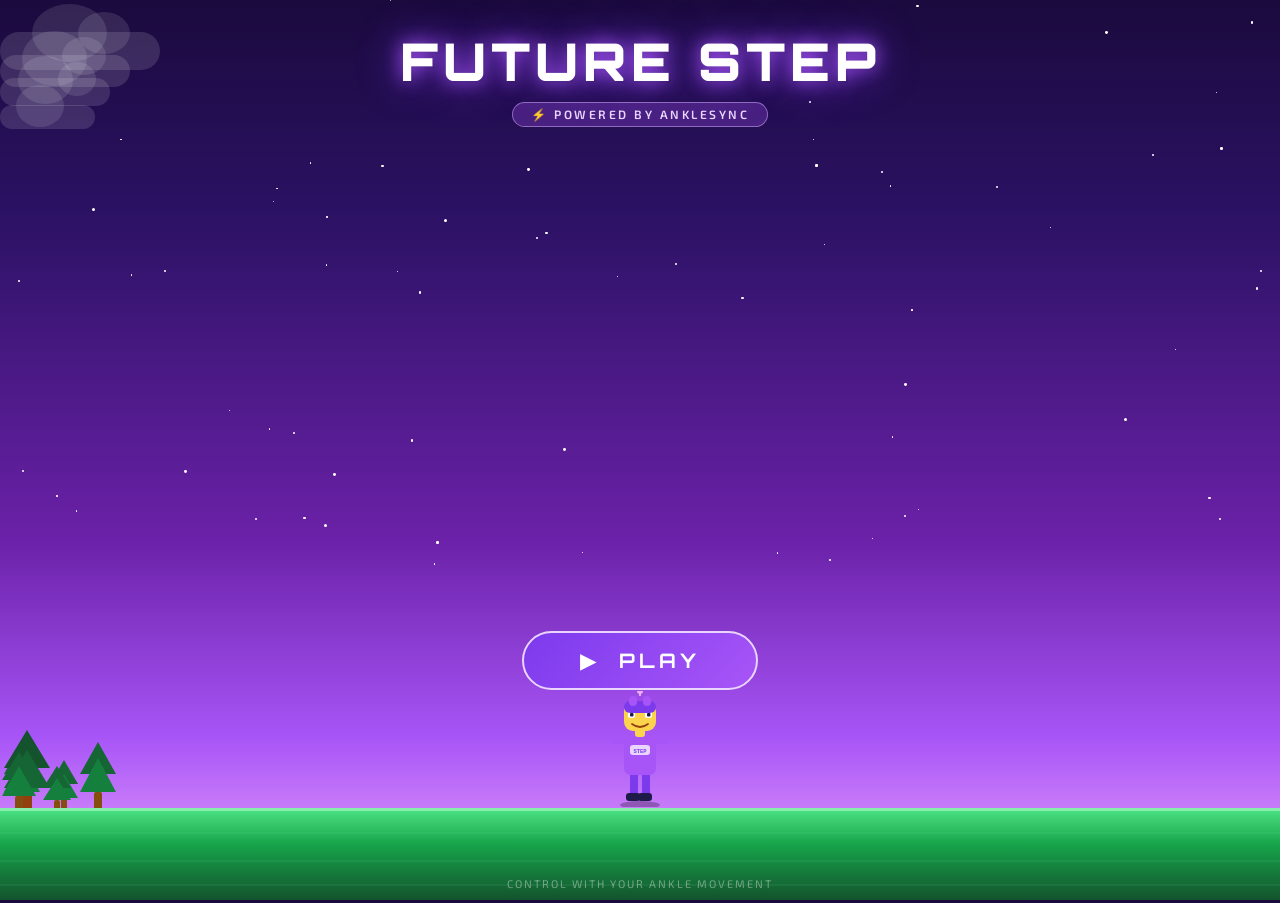
<file: index.html>
<!DOCTYPE html>
<html lang="en">
<head>
  <meta charset="UTF-8" />
  <meta name="viewport" content="width=device-width, initial-scale=1.0" />
  <title>Future Step</title>
  <link rel="icon" type="image/svg+xml" href="data:image/svg+xml,%3Csvg%20xmlns='http://www.w3.org/2000/svg'%20viewBox='0%200%2064%2064'%3E%3Cdefs%3E%3ClinearGradient%20id='g'%20x1='0'%20y1='0'%20x2='0'%20y2='1'%3E%3Cstop%20offset='0'%20stop-color='%238b3cf0'/%3E%3Cstop%20offset='1'%20stop-color='%232d1266'/%3E%3C/linearGradient%3E%3C/defs%3E%3Crect%20width='64'%20height='64'%20rx='15'%20fill='url(%23g)'/%3E%3Crect%20x='1.5'%20y='1.5'%20width='61'%20height='61'%20rx='13.5'%20fill='none'%20stroke='%23f0abfc'%20stroke-opacity='.45'%20stroke-width='2'/%3E%3Cpath%20d='M32%2017V10'%20stroke='%23e9d5ff'%20stroke-width='3'%20stroke-linecap='round'/%3E%3Ccircle%20cx='32'%20cy='8'%20r='4.5'%20fill='%23f0abfc'/%3E%3Crect%20x='6'%20y='31'%20width='8'%20height='14'%20rx='4'%20fill='%23a855f7'/%3E%3Crect%20x='50'%20y='31'%20width='8'%20height='14'%20rx='4'%20fill='%23a855f7'/%3E%3Crect%20x='12'%20y='17'%20width='40'%20height='39'%20rx='12'%20fill='%23fcd34d'/%3E%3Cpath%20d='M12%2030V29A12%2012%200%200%201%2024%2017H40A12%2012%200%200%201%2052%2029V30Z'%20fill='%237c3aed'/%3E%3Crect%20x='29'%20y='19'%20width='6'%20height='9'%20rx='3'%20fill='%23a855f7'/%3E%3Ccircle%20cx='24'%20cy='40'%20r='5.5'%20fill='%23fff'/%3E%3Ccircle%20cx='40'%20cy='40'%20r='5.5'%20fill='%23fff'/%3E%3Ccircle%20cx='25.5'%20cy='41'%20r='2.7'%20fill='%231e1b4b'/%3E%3Ccircle%20cx='41.5'%20cy='41'%20r='2.7'%20fill='%231e1b4b'/%3E%3Ccircle%20cx='16.5'%20cy='47.5'%20r='2.6'%20fill='%23f9a8d4'%20fill-opacity='.8'/%3E%3Ccircle%20cx='47.5'%20cy='47.5'%20r='2.6'%20fill='%23f9a8d4'%20fill-opacity='.8'/%3E%3Cpath%20d='M26%2048.5Q32%2053.5%2038%2048.5'%20fill='none'%20stroke='%2392400e'%20stroke-width='2.6'%20stroke-linecap='round'/%3E%3C/svg%3E" />
  <link rel="preconnect" href="https://fonts.googleapis.com" />
  <link rel="preconnect" href="https://fonts.gstatic.com" crossorigin />
  <link href="https://fonts.googleapis.com/css2?family=Orbitron:wght@700;900&family=Exo+2:wght@400;600&display=swap" rel="stylesheet" />

  <style>
    /* ── Reset ── */
    * {
      margin: 0;
      padding: 0;
      box-sizing: border-box;
    }

    /* ── Page canvas ── */
    body {
      width: 100%;
      height: 100vh;
      overflow: hidden;
      background: linear-gradient(
        180deg,
        #1a0a3d 0%,
        #2d1266 25%,
        #6b21a8 60%,
        #a855f7 82%,
        #f0abfc 100%
      );
      font-family: 'Exo 2', sans-serif;
      position: relative;
    }

    /* ════════════════════════════════
       LAYER 1 — Stars
    ════════════════════════════════ */
    #star-layer {
      position: absolute;
      top: 0;
      left: 0;
      width: 100%;
      height: 65%;
      overflow: hidden;
      pointer-events: none;
    }

    .star {
      position: absolute;
      background: white;
      border-radius: 50%;
      animation: twinkle var(--dur, 2s) ease-in-out infinite alternate;
      animation-delay: var(--delay, 0s);
    }

    @keyframes twinkle {
      from { opacity: 0.2; transform: scale(0.7); }
      to   { opacity: 1;   transform: scale(1.3); }
    }

    /* ════════════════════════════════
       LAYER 2 — Clouds
    ════════════════════════════════ */
    .cloud {
      position: absolute;
      background: rgba(255, 255, 255, 0.13);
      border-radius: 50px;
      animation: drift var(--speed, 20s) linear infinite;
      animation-delay: var(--start, 0s);
      pointer-events: none;
    }

    .cloud-puff {
      position: absolute;
      background: rgba(255, 255, 255, 0.11);
      border-radius: 50%;
    }

    @keyframes drift {
      from { transform: translateX(110vw); }
      to   { transform: translateX(-340px); }
    }

    /* ════════════════════════════════
       LAYER 3 — Scrolling trees
    ════════════════════════════════ */
    .tree-row {
      position: absolute;
      bottom: 86px;
      display: flex;
      align-items: flex-end;
      gap: 4px;
      animation: scrollTrees var(--speed, 16s) linear infinite;
      animation-delay: var(--start, 0s);
      pointer-events: none;
    }

    @keyframes scrollTrees {
      from { transform: translateX(110vw); }
      to   { transform: translateX(-260px); }
    }

    /* ════════════════════════════════
       LAYER 4 — Ground
    ════════════════════════════════ */
    #ground {
      position: absolute;
      bottom: 0;
      width: 100%;
      height: 92px;
      background: linear-gradient(180deg, #4ade80 0%, #16a34a 38%, #14532d 100%);
      border-top: 3px solid #86efac;
    }

    /* ════════════════════════════════
       LAYER 5 — Character
    ════════════════════════════════ */
    #character-wrap {
      position: absolute;
      bottom: 90px;
      left: 50%;
      transform: translateX(-50%);
      z-index: 20;
      animation: bob 1.8s ease-in-out infinite;
    }

    @keyframes bob {
      0%,  100% { transform: translateX(-50%) translateY(0px); }
      50%        { transform: translateX(-50%) translateY(-8px); }
    }

    /* ════════════════════════════════
       LAYER 6 — Title + Badge
    ════════════════════════════════ */
    #title-area {
      position: absolute;
      top: 28px;
      width: 100%;
      text-align: center;
      z-index: 30;
      pointer-events: none;
    }

    #game-title {
      font-family: 'Orbitron', monospace;
      font-size: clamp(28px, 5vw, 52px);
      font-weight: 900;
      color: #fff;
      letter-spacing: 5px;
      text-shadow:
        0 0 18px #a855f7,
        0 0 40px #7c3aed,
        2px 2px 0px #1a0a3d;
    }

    #anklesync-badge {
      display: inline-block;
      margin-top: 8px;
      background: rgba(168, 85, 247, 0.28);
      border: 1px solid rgba(216, 180, 254, 0.5);
      border-radius: 24px;
      padding: 4px 18px;
      font-family: 'Exo 2', sans-serif;
      font-size: 12px;
      font-weight: 600;
      color: #e9d5ff;
      letter-spacing: 2.5px;
      text-transform: uppercase;
    }

    /* ════════════════════════════════
       LAYER 7 — Play button
    ════════════════════════════════ */
    #play-wrap {
      position: absolute;
      bottom: 210px;
      width: 100%;
      display: flex;
      justify-content: center;
      z-index: 30;
    }

    #play-btn {
      background: linear-gradient(135deg, #7c3aed, #a855f7);
      border: 2px solid #e9d5ff;
      border-radius: 50px;
      padding: 15px 56px;
      font-family: 'Orbitron', monospace;
      font-size: 20px;
      font-weight: 700;
      color: white;
      cursor: pointer;
      letter-spacing: 4px;
      animation: pulseBtn 1.6s ease-in-out infinite;
      transition: transform 0.12s ease;
    }

    #play-btn:hover  { transform: scale(1.07); }
    #play-btn:active { transform: scale(0.97); }

    @keyframes pulseBtn {
      0%,  100% { box-shadow: 0 0 18px rgba(168,85,247,0.55), 0 4px 14px rgba(0,0,0,0.4); }
      50%        { box-shadow: 0 0 38px rgba(168,85,247,0.9),  0 6px 22px rgba(0,0,0,0.5); }
    }

    /* ════════════════════════════════
       LAYER 8 — Ankle hint (footer)
    ════════════════════════════════ */
    #ankle-hint {
      position: absolute;
      bottom: 10px;
      width: 100%;
      text-align: center;
      font-size: 11px;
      color: rgba(255, 255, 255, 0.4);
      letter-spacing: 2px;
      text-transform: uppercase;
      z-index: 30;
      pointer-events: none;
    }
  </style>
</head>

<body>

  <!-- ── Star layer ── -->
  <div id="star-layer"></div>

  <!-- ── Clouds ── -->
  <div class="cloud" style="width:130px; height:32px; top:55px; --speed:19s; --start:0s;">
    <div class="cloud-puff" style="width:65px; height:55px; top:-24px; left:22px;"></div>
    <div class="cloud-puff" style="width:44px; height:38px; top:-18px; left:62px;"></div>
  </div>
  <div class="cloud" style="width:95px;  height:24px; top:105px; --speed:26s; --start:-11s;">
    <div class="cloud-puff" style="width:48px; height:42px; top:-20px; left:16px;"></div>
  </div>
  <div class="cloud" style="width:160px; height:38px; top:32px;  --speed:33s; --start:-6s;">
    <div class="cloud-puff" style="width:75px; height:58px; top:-28px; left:32px;"></div>
    <div class="cloud-puff" style="width:52px; height:42px; top:-20px; left:78px;"></div>
  </div>
  <div class="cloud" style="width:110px; height:28px; top:78px;  --speed:22s; --start:-16s;">
    <div class="cloud-puff" style="width:55px; height:48px; top:-22px; left:18px;"></div>
    <div class="cloud-puff" style="width:38px; height:34px; top:-16px; left:58px;"></div>
  </div>

  <!-- ── Tree rows (3 groups, different speeds for depth) ── -->
  <div class="tree-row" style="--speed:14s; --start:0s;">
    <svg width="44" height="76" viewBox="0 0 44 76">
      <rect x="18" y="54" width="8"  height="22" rx="2" fill="#854d0e"/>
      <polygon points="22,4  4,36 40,36"  fill="#166534"/>
      <polygon points="22,20 4,54 40,54"  fill="#15803d"/>
    </svg>
    <svg width="32" height="58" viewBox="0 0 32 58">
      <rect x="13" y="42" width="6"  height="16" rx="2" fill="#854d0e"/>
      <polygon points="16,4  2,28 30,28"  fill="#166534"/>
      <polygon points="16,18 2,42 30,42"  fill="#15803d"/>
    </svg>
  </div>

  <div class="tree-row" style="--speed:21s; --start:-9s;">
    <svg width="54" height="88" viewBox="0 0 54 88">
      <rect x="22" y="62" width="10" height="26" rx="2" fill="#92400e"/>
      <polygon points="27,4  4,42 50,42"  fill="#14532d"/>
      <polygon points="27,24 4,62 50,62"  fill="#166534"/>
    </svg>
  </div>

  <div class="tree-row" style="--speed:17s; --start:-4s;">
    <svg width="38" height="66" viewBox="0 0 38 66">
      <rect x="15" y="48" width="8"  height="18" rx="2" fill="#854d0e"/>
      <polygon points="19,4  2,32 36,32"  fill="#166534"/>
      <polygon points="19,18 2,48 36,48"  fill="#15803d"/>
    </svg>
    <svg width="30" height="52" viewBox="0 0 30 52">
      <rect x="12" y="38" width="6"  height="14" rx="2" fill="#854d0e"/>
      <polygon points="15,4  1,26 29,26"  fill="#166534"/>
      <polygon points="15,16 1,38 29,38"  fill="#15803d"/>
    </svg>
    <svg width="44" height="76" viewBox="0 0 44 76">
      <rect x="18" y="54" width="8"  height="22" rx="2" fill="#854d0e"/>
      <polygon points="22,4  4,36 40,36"  fill="#166534"/>
      <polygon points="22,20 4,54 40,54"  fill="#15803d"/>
    </svg>
  </div>

  <!-- ── Ground ── -->
  <div id="ground">
    <svg width="100%" height="92" style="position:absolute; top:0; left:0; opacity:0.25;">
      <line x1="0" y1="22" x2="100%" y2="22" stroke="#86efac" stroke-width="0.6"/>
      <line x1="0" y1="50" x2="100%" y2="50" stroke="#86efac" stroke-width="0.6"/>
      <line x1="0" y1="74" x2="100%" y2="74" stroke="#86efac" stroke-width="0.6"/>
    </svg>
  </div>

  <!-- ── Character ── -->
  <div id="character-wrap">
    <svg width="64" height="116" viewBox="0 0 64 116">
      <!-- Shadow -->
      <ellipse cx="32" cy="114" rx="20" ry="4" fill="rgba(0,0,0,0.28)"/>
      <!-- Legs -->
      <rect x="22" y="80" width="8"  height="28" rx="3" fill="#7c3aed"/>
      <rect x="34" y="80" width="8"  height="28" rx="3" fill="#7c3aed"/>
      <!-- Feet -->
      <rect x="18" y="102" width="14" height="8" rx="3" fill="#1e1b4b"/>
      <rect x="30" y="102" width="14" height="8" rx="3" fill="#1e1b4b"/>
      <!-- Body -->
      <rect x="16" y="44" width="32" height="40" rx="7" fill="#a855f7"/>
      <!-- Chest badge -->
      <rect x="22" y="54" width="20" height="10" rx="3" fill="#e9d5ff"/>
      <text x="32" y="62" text-anchor="middle"
            font-size="5.5" font-weight="700"
            fill="#7c3aed" font-family="monospace">STEP</text>
      <!-- Arms -->
      <rect x="4"  y="46" width="12" height="7" rx="3" fill="#a855f7"/>
      <rect x="48" y="46" width="12" height="7" rx="3" fill="#a855f7"/>
      <!-- Neck -->
      <rect x="27" y="36" width="10" height="10" rx="3" fill="#fcd34d"/>
      <!-- Head -->
      <rect x="16" y="12" width="32" height="28" rx="9" fill="#fcd34d"/>
      <!-- Eyes -->
      <rect x="20" y="20" width="7" height="7" rx="2" fill="white"/>
      <rect x="37" y="20" width="7" height="7" rx="2" fill="white"/>
      <rect x="22" y="22" width="3.5" height="3.5" rx="1" fill="#1e1b4b"/>
      <rect x="39" y="22" width="3.5" height="3.5" rx="1" fill="#1e1b4b"/>
      <!-- Smile -->
      <path d="M24 33 Q32 39 40 33"
            stroke="#92400e" stroke-width="1.8"
            fill="none" stroke-linecap="round"/>
      <!-- Helmet -->
      <rect x="16" y="10" width="32" height="12" rx="6"  fill="#7c3aed"/>
      <rect x="21" y="5"  width="8"  height="10" rx="4"  fill="#a855f7"/>
      <rect x="35" y="5"  width="8"  height="10" rx="4"  fill="#a855f7"/>
      <!-- Antenna -->
      <line x1="32" y1="5" x2="32" y2="0"
            stroke="#e9d5ff" stroke-width="1.5"/>
      <circle cx="32" cy="0" r="3" fill="#f0abfc"/>
    </svg>
  </div>

  <!-- ── Title + Badge ── -->
  <div id="title-area">
    <div id="game-title">FUTURE STEP</div>
    <div id="anklesync-badge">⚡ Powered by AnkleSync</div>
  </div>

  <!-- ── Play button ── -->
  <div id="play-wrap">
    <button id="play-btn" onclick="window.location.href='select.html'">
      ▶ &nbsp;PLAY
    </button>
  </div>

  <!-- ── Ankle hint ── -->
  <div id="ankle-hint">Control with your ankle movement</div>

  <!-- ── JavaScript: spawn stars ── -->
  <script>
    const starLayer = document.getElementById('star-layer');

    for (let i = 0; i < 65; i++) {
      const star = document.createElement('div');
      star.className = 'star';

      const size  = (Math.random() * 2.4 + 0.8).toFixed(1);
      const top   = (Math.random() * 100).toFixed(1);
      const left  = (Math.random() * 100).toFixed(1);
      const dur   = (1.4 + Math.random() * 2.2).toFixed(2);
      const delay = (Math.random() * 2.5).toFixed(2);

      star.style.cssText = `
        width: ${size}px;
        height: ${size}px;
        top: ${top}%;
        left: ${left}%;
        --dur: ${dur}s;
        --delay: ${delay}s;
      `;

      starLayer.appendChild(star);
    }
  </script>

</body>
</html>
</file>
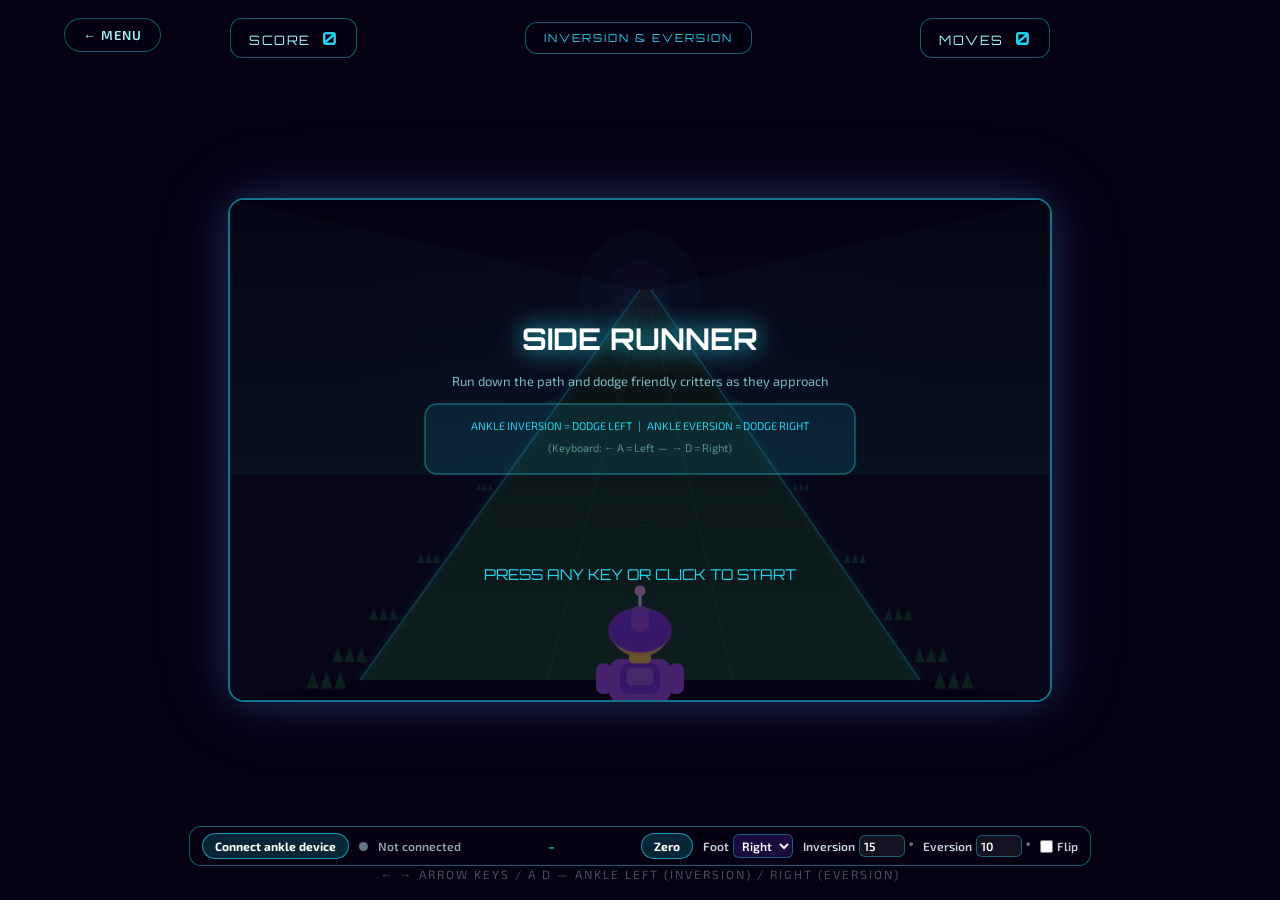
<file: game1.html>
<!DOCTYPE html>
<html lang="en">
<head>
  <meta charset="UTF-8" />
  <meta name="viewport" content="width=device-width, initial-scale=1.0" />
  <title>Future Step — Side Runner</title>
  <link rel="icon" type="image/svg+xml" href="data:image/svg+xml,%3Csvg%20xmlns='http://www.w3.org/2000/svg'%20viewBox='0%200%2064%2064'%3E%3Cdefs%3E%3ClinearGradient%20id='g'%20x1='0'%20y1='0'%20x2='0'%20y2='1'%3E%3Cstop%20offset='0'%20stop-color='%238b3cf0'/%3E%3Cstop%20offset='1'%20stop-color='%232d1266'/%3E%3C/linearGradient%3E%3C/defs%3E%3Crect%20width='64'%20height='64'%20rx='15'%20fill='url(%23g)'/%3E%3Crect%20x='1.5'%20y='1.5'%20width='61'%20height='61'%20rx='13.5'%20fill='none'%20stroke='%23f0abfc'%20stroke-opacity='.45'%20stroke-width='2'/%3E%3Cpath%20d='M32%2017V10'%20stroke='%23e9d5ff'%20stroke-width='3'%20stroke-linecap='round'/%3E%3Ccircle%20cx='32'%20cy='8'%20r='4.5'%20fill='%23f0abfc'/%3E%3Crect%20x='6'%20y='31'%20width='8'%20height='14'%20rx='4'%20fill='%23a855f7'/%3E%3Crect%20x='50'%20y='31'%20width='8'%20height='14'%20rx='4'%20fill='%23a855f7'/%3E%3Crect%20x='12'%20y='17'%20width='40'%20height='39'%20rx='12'%20fill='%23fcd34d'/%3E%3Cpath%20d='M12%2030V29A12%2012%200%200%201%2024%2017H40A12%2012%200%200%201%2052%2029V30Z'%20fill='%237c3aed'/%3E%3Crect%20x='29'%20y='19'%20width='6'%20height='9'%20rx='3'%20fill='%23a855f7'/%3E%3Ccircle%20cx='24'%20cy='40'%20r='5.5'%20fill='%23fff'/%3E%3Ccircle%20cx='40'%20cy='40'%20r='5.5'%20fill='%23fff'/%3E%3Ccircle%20cx='25.5'%20cy='41'%20r='2.7'%20fill='%231e1b4b'/%3E%3Ccircle%20cx='41.5'%20cy='41'%20r='2.7'%20fill='%231e1b4b'/%3E%3Ccircle%20cx='16.5'%20cy='47.5'%20r='2.6'%20fill='%23f9a8d4'%20fill-opacity='.8'/%3E%3Ccircle%20cx='47.5'%20cy='47.5'%20r='2.6'%20fill='%23f9a8d4'%20fill-opacity='.8'/%3E%3Cpath%20d='M26%2048.5Q32%2053.5%2038%2048.5'%20fill='none'%20stroke='%2392400e'%20stroke-width='2.6'%20stroke-linecap='round'/%3E%3C/svg%3E" />
  <link rel="preconnect" href="https://fonts.googleapis.com" />
  <link rel="preconnect" href="https://fonts.gstatic.com" crossorigin />
  <link href="https://fonts.googleapis.com/css2?family=Orbitron:wght@700;900&family=Exo+2:wght@400;600;700&display=swap" rel="stylesheet" />
  <style>
    * { margin: 0; padding: 0; box-sizing: border-box; }

    body {
      width: 100vw; height: 100vh; overflow: hidden;
      background: #050112;
      font-family: 'Orbitron', monospace;
      display: flex; flex-direction: column;
      align-items: center; justify-content: center;
    }

    #hud {
      position: absolute; top: 18px;
      width: 90%; max-width: 820px;
      display: flex; justify-content: space-between; align-items: center;
      z-index: 20; pointer-events: none;
    }
    .hud-box {
      background: rgba(5,1,18,0.8);
      border: 1px solid rgba(34,211,238,0.45);
      border-radius: 12px; padding: 8px 18px;
      font-size: 13px; color: #a5f3fc; letter-spacing: 1.5px;
    }
    .hud-box span { color: #22d3ee; font-size: 18px; font-weight: 700; }
    #mode-tag { font-size: 11px; color: #22d3ee; letter-spacing: 2px; }

    canvas {
      display: block;
      border: 2.5px solid rgba(34,211,238,0.55);
      border-radius: 16px;
      box-shadow: 0 0 40px rgba(34,211,238,0.2), 0 0 80px rgba(168,85,247,0.15);
    }

    #controls-hint {
      position: absolute; bottom: 18px;
      font-family: 'Exo 2', sans-serif; font-size: 12px;
      color: rgba(255,255,255,0.3); letter-spacing: 2px;
      text-transform: uppercase; pointer-events: none;
    }
    #quit-btn {
      position: absolute; top: 18px; left: 5%;
      background: rgba(5,1,18,0.8);
      border: 1px solid rgba(34,211,238,0.4);
      border-radius: 50px; padding: 8px 18px;
      font-family: 'Exo 2', sans-serif; font-size: 13px;
      font-weight: 600; color: #a5f3fc; cursor: pointer;
      letter-spacing: 1px; z-index: 30; transition: background 0.2s;
    }
    #quit-btn:hover { background: rgba(34,211,238,0.2); }

    /* ── Ankle device bar ── */
    #device-bar {
      position: absolute; bottom: 34px; left: 50%; transform: translateX(-50%);
      display: flex; align-items: center; gap: 10px;
      max-width: 98vw; padding: 6px 12px; border-radius: 12px; white-space: nowrap;
      background: rgba(5,1,18,0.86); border: 1px solid rgba(34,211,238,0.45);
      font: 600 12px 'Exo 2', sans-serif; color: #e2e8f0; z-index: 40;
    }
    #device-bar button {
      font: 700 12px 'Exo 2', sans-serif; color: #fff; cursor: pointer;
      background: rgba(34,211,238,0.18); border: 1px solid rgba(34,211,238,0.65);
      border-radius: 50px; padding: 5px 12px; transition: background 0.15s;
    }
    #device-bar button:hover { background: rgba(34,211,238,0.38); }
    #device-bar label { display: flex; align-items: center; gap: 4px; color: #cbd5e1; }
    #device-bar input[type=number] {
      width: 46px; padding: 3px 4px; border-radius: 6px; color: #fff;
      border: 1px solid rgba(34,211,238,0.4); background: rgba(255,255,255,0.07);
      font: 600 12px 'Exo 2', sans-serif;
    }
    #device-bar select {
      padding: 3px 4px; border-radius: 6px; color: #fff; background: #1a0a3d;
      border: 1px solid rgba(34,211,238,0.4); font: 600 12px 'Exo 2', sans-serif;
    }
    #dev-dot { width: 9px; height: 9px; border-radius: 50%; background: #64748b; flex: none; }
    #dev-dot.on   { background: #4ade80; box-shadow: 0 0 8px #4ade80; }
    #dev-dot.wait { background: #fbbf24; }
    #dev-dot.err  { background: #f87171; }
    #dev-state { color: #94a3b8; max-width: 190px; overflow: hidden; text-overflow: ellipsis; }
    @media (max-height: 690px) { canvas { margin-bottom: 52px; } }
    #dev-live  { min-width: 160px; text-align: center; font-weight: 700; color: #22d3ee; font-variant-numeric: tabular-nums; }
  </style>
</head>
<body>

<button id="quit-btn" onclick="window.location.href='select.html'">← MENU</button>

<div id="hud">
  <div class="hud-box">SCORE &nbsp;<span id="hud-score">0</span></div>
  <div class="hud-box" id="mode-tag">INVERSION &amp; EVERSION</div>
  <div class="hud-box">MOVES &nbsp;<span id="hud-moves">0</span></div>
</div>

<canvas id="gameCanvas" width="820" height="500"></canvas>
<div id="controls-hint">← → Arrow Keys / A D — Ankle Left (Inversion) / Right (Eversion)</div>

<div id="device-bar" role="group" aria-label="Ankle device">
  <button id="dev-connect" type="button">Connect ankle device</button>
  <span id="dev-dot"></span><span id="dev-state">Not connected</span>
  <span id="dev-live">&ndash;</span>
  <button id="dev-zero" type="button" title="Put the foot in its neutral position, then press Zero">Zero</button>
  <label title="Which foot is on the foot plate">Foot
    <select id="set-foot"><option value="right">Right</option><option value="left">Left</option></select>
  </label>
  <label title="How far this patient can turn the sole inward. The outer lane is reached at about 60% of this.">Inversion
    <input id="set-a" type="number" min="3" max="60" step="1">&deg;
  </label>
  <label title="How far this patient can turn the sole outward. The outer lane is reached at about 60% of this.">Eversion
    <input id="set-b" type="number" min="3" max="60" step="1">&deg;
  </label>
  <label title="Tick this if the character moves the opposite way to the foot">
    <input id="set-flip" type="checkbox">Flip
  </label>
</div>

<script>var LEFT_MOVE_NAME = 'Inversion', RIGHT_MOVE_NAME = 'Eversion';</script>
<script>
const canvas = document.getElementById('gameCanvas');
const ctx    = canvas.getContext('2d');
const W = canvas.width, H = canvas.height;

/* ════════════════════════
   STATE  ── SLOWED FOR REHAB PACING ──
════════════════════════ */
let score=0, moveCount=0, leftMoves=0, rightMoves=0;
let gameOver=false, started=false, frameCount=0;
let speed=1.2, spawnTimer=0, spawnRate=165;
const MAX_SPEED = 2.55;
const DIFFICULTY_STEP_FRAMES = 900;

/* ════════════════════════
   PERSPECTIVE TRACK CONFIG
   Behind-character view, Subway-Surfers style
════════════════════════ */
const VP = { x: W/2, y: H*0.18 };
const TRACK_BOT_W = 560;
const TRACK_BOT_L = (W - TRACK_BOT_W) / 2;
const TRACK_BOT_Y = H - 20;

const LANE_FRACS  = [0.18, 0.50, 0.82];
let currentLane   = 1;
let prevLane      = 1;
let laneT         = 1;

function project(laneF, depth) {
  const eased = depth * depth;
  const botY  = TRACK_BOT_Y;
  const py    = botY + (VP.y - botY) * eased;
  const leftX = TRACK_BOT_L + (VP.x - TRACK_BOT_L) * eased;
  const w     = TRACK_BOT_W * (1 - eased * 0.98);
  const px    = leftX + w * laneF;
  return { x: px, y: py, scale: 1 - eased * 0.88 };
}

let roadOffset = 0;

/* ════════════════════════
   OBSTACLES — friendly round critters
════════════════════════ */
let obstacles = [];

const CRITTER_COLORS = [
  { body: '#ef4444', cheek: '#fca5a5' },
  { body: '#f97316', cheek: '#fdba74' },
  { body: '#a855f7', cheek: '#e9d5ff' },
];

function spawnObstacles() {
  const numBlocked = Math.random()<0.3 ? 2 : 1;
  const pool=[0,1,2], blocked=[];
  while(blocked.length<numBlocked && pool.length>0) {
    const i=Math.floor(Math.random()*pool.length);
    blocked.push(pool.splice(i,1)[0]);
  }
  if(blocked.length===3) blocked.splice(Math.floor(Math.random()*3),1);

  blocked.forEach(lane => {
    const palette = CRITTER_COLORS[Math.floor(Math.random()*CRITTER_COLORS.length)];
    obstacles.push({
      lane,
      depth: 0.95,
      progress: 0.0,
      color: palette.body,
      cheek: palette.cheek,
      bobSeed: Math.random()*Math.PI*2,
      passed: false
    });
  });
}

/* ════════════════════════
   DRAW TRACK (perspective)
════════════════════════ */
function drawTrack() {
  const skyGrad = ctx.createLinearGradient(0,0,0,H*0.55);
  skyGrad.addColorStop(0,'#050112');
  skyGrad.addColorStop(1,'#0d1f2e');
  ctx.fillStyle=skyGrad; ctx.fillRect(0,0,W,H*0.55);

  ctx.fillStyle='#0a0318'; ctx.fillRect(0,H*0.55,W,H*0.45);

  const leftTop  = project(0, 1);
  const leftBot  = { x: TRACK_BOT_L, y: TRACK_BOT_Y };
  const rightTop = project(1, 1);
  const rightBot = { x: TRACK_BOT_L+TRACK_BOT_W, y: TRACK_BOT_Y };

  const lwGrad = ctx.createLinearGradient(leftTop.x,0,leftBot.x,0);
  lwGrad.addColorStop(0,'rgba(34,211,238,0.08)');
  lwGrad.addColorStop(1,'rgba(20,120,90,0.12)');
  ctx.fillStyle=lwGrad;
  ctx.beginPath();
  ctx.moveTo(0,0); ctx.lineTo(leftTop.x,leftTop.y);
  ctx.lineTo(leftBot.x,leftBot.y); ctx.lineTo(0,H);
  ctx.closePath(); ctx.fill();

  const rwGrad = ctx.createLinearGradient(rightTop.x,0,rightBot.x,0);
  rwGrad.addColorStop(0,'rgba(34,211,238,0.08)');
  rwGrad.addColorStop(1,'rgba(20,120,90,0.12)');
  ctx.fillStyle=rwGrad;
  ctx.beginPath();
  ctx.moveTo(W,0); ctx.lineTo(rightTop.x,rightTop.y);
  ctx.lineTo(rightBot.x,rightBot.y); ctx.lineTo(W,H);
  ctx.closePath(); ctx.fill();

  for(let row=0; row<6; row++) {
    for(let col=0; col<3; col++) {
      const d = 0.15+row*0.14;
      const leftPt  = project(0,d);
      const rightPt = project(1,d);
      const sc = 1-d*0.9;
      const tw = 14*sc, th = 20*sc;
      const alpha = 0.35;

      ctx.fillStyle = `rgba(34,197,94,${alpha})`;
      ctx.beginPath();
      ctx.moveTo(leftPt.x-30*sc-col*16*sc, leftPt.y);
      ctx.lineTo(leftPt.x-30*sc-col*16*sc-tw/2, leftPt.y+th);
      ctx.lineTo(leftPt.x-30*sc-col*16*sc+tw/2, leftPt.y+th);
      ctx.closePath(); ctx.fill();

      ctx.beginPath();
      ctx.moveTo(rightPt.x+30*sc+col*16*sc, rightPt.y);
      ctx.lineTo(rightPt.x+30*sc+col*16*sc-tw/2, rightPt.y+th);
      ctx.lineTo(rightPt.x+30*sc+col*16*sc+tw/2, rightPt.y+th);
      ctx.closePath(); ctx.fill();
    }
  }

  const trackGrad = ctx.createLinearGradient(0,VP.y,0,TRACK_BOT_Y);
  trackGrad.addColorStop(0,'#102a1c');
  trackGrad.addColorStop(1,'#1a4a30');
  ctx.fillStyle=trackGrad;
  ctx.beginPath();
  ctx.moveTo(leftTop.x,leftTop.y); ctx.lineTo(rightTop.x,rightTop.y);
  ctx.lineTo(rightBot.x,rightBot.y); ctx.lineTo(leftBot.x,leftBot.y);
  ctx.closePath(); ctx.fill();

  ctx.shadowColor='#22d3ee'; ctx.shadowBlur=8;
  ctx.strokeStyle='rgba(34,211,238,0.6)'; ctx.lineWidth=1.5;
  ctx.beginPath();
  ctx.moveTo(leftTop.x,leftTop.y); ctx.lineTo(leftBot.x,leftBot.y); ctx.stroke();
  ctx.beginPath();
  ctx.moveTo(rightTop.x,rightTop.y); ctx.lineTo(rightBot.x,rightBot.y); ctx.stroke();
  ctx.shadowBlur=0;

  [0.335, 0.665].forEach(lf => {
    ctx.strokeStyle='rgba(34,211,238,0.18)'; ctx.lineWidth=1;
    ctx.beginPath();
    const lt=project(lf,0.98), lb=project(lf,0.0);
    ctx.moveTo(lt.x,lt.y); ctx.lineTo(lb.x,lb.y); ctx.stroke();
  });

  const dashDepths = [0.05,0.12,0.20,0.30,0.42,0.56,0.70,0.84];
  const dOff = (roadOffset % 0.14);
  dashDepths.forEach(d => {
    const dd = ((d + dOff) % 0.95)+0.02;
    const p1 = project(0.485, dd);
    const p2 = project(0.515, dd);
    const alpha = (1-dd)*0.5;
    ctx.strokeStyle=`rgba(34,211,238,${alpha})`;
    ctx.lineWidth = Math.max(1, 3*(1-dd));
    ctx.beginPath(); ctx.moveTo(p1.x,p1.y); ctx.lineTo(p2.x,p2.y); ctx.stroke();
  });

  ctx.fillStyle='rgba(34,211,238,0.06)';
  ctx.beginPath(); ctx.arc(VP.x,VP.y,60,0,Math.PI*2); ctx.fill();
  ctx.fillStyle='rgba(168,85,247,0.08)';
  ctx.beginPath(); ctx.arc(VP.x,VP.y,30,0,Math.PI*2); ctx.fill();
}

/* ════════════════════════
   DRAW ROBOT (behind view)
════════════════════════ */
function drawCharacter() {
  const lf = LANE_FRACS[prevLane] + (LANE_FRACS[currentLane]-LANE_FRACS[prevLane])*Math.min(laneT,1);
  const charDepth = 0.04;
  const pos = project(lf, charDepth);
  const sc  = pos.scale * 2.2;
  const cx  = pos.x, cy = pos.y;

  const bob = Math.sin(frameCount*0.10)*2;

  ctx.save();
  ctx.translate(cx, cy+bob);

  ctx.fillStyle='rgba(0,0,0,0.4)';
  ctx.beginPath(); ctx.ellipse(0,22*sc,18*sc,5*sc,0,0,Math.PI*2); ctx.fill();

  ctx.fillStyle='#7c3aed';
  ctx.beginPath(); ctx.roundRect(-8*sc,8*sc,7*sc,18*sc,3*sc); ctx.fill();
  ctx.beginPath(); ctx.roundRect(1*sc,8*sc,7*sc,18*sc,3*sc); ctx.fill();

  ctx.fillStyle='#1e1b4b';
  ctx.beginPath(); ctx.roundRect(-10*sc,24*sc,11*sc,5*sc,2*sc); ctx.fill();
  ctx.beginPath(); ctx.roundRect(0*sc,24*sc,11*sc,5*sc,2*sc); ctx.fill();

  ctx.fillStyle='#a855f7';
  ctx.beginPath(); ctx.roundRect(-14*sc,-10*sc,28*sc,20*sc,5*sc); ctx.fill();

  ctx.fillStyle='#7c3aed';
  ctx.beginPath(); ctx.roundRect(-9*sc,-8*sc,18*sc,14*sc,4*sc); ctx.fill();
  ctx.fillStyle='rgba(233,213,255,0.3)';
  ctx.beginPath(); ctx.roundRect(-6*sc,-6*sc,12*sc,8*sc,2*sc); ctx.fill();

  ctx.fillStyle='#a855f7';
  ctx.beginPath(); ctx.roundRect(-20*sc,-8*sc,7*sc,14*sc,3*sc); ctx.fill();
  ctx.beginPath(); ctx.roundRect(13*sc,-8*sc,7*sc,14*sc,3*sc); ctx.fill();

  ctx.fillStyle='#fcd34d';
  ctx.beginPath(); ctx.roundRect(-5*sc,-16*sc,10*sc,8*sc,2*sc); ctx.fill();

  ctx.fillStyle='#fcd34d';
  ctx.beginPath(); ctx.ellipse(0,-22*sc,13*sc,11*sc,0,0,Math.PI*2); ctx.fill();

  ctx.fillStyle='#7c3aed';
  ctx.beginPath(); ctx.ellipse(0,-23*sc,14*sc,10*sc,0,0,Math.PI*2); ctx.fill();

  ctx.fillStyle='#a855f7';
  ctx.beginPath(); ctx.roundRect(-4*sc,-34*sc,8*sc,12*sc,3*sc); ctx.fill();

  ctx.strokeStyle='#e9d5ff'; ctx.lineWidth=1.5*sc;
  ctx.beginPath(); ctx.moveTo(0,-34*sc); ctx.lineTo(0,-40*sc); ctx.stroke();
  ctx.fillStyle='#f0abfc';
  ctx.beginPath(); ctx.arc(0,-41*sc,2.5*sc,0,Math.PI*2); ctx.fill();

  ctx.shadowColor='#a855f7'; ctx.shadowBlur=12;
  ctx.strokeStyle='rgba(168,85,247,0.5)'; ctx.lineWidth=1*sc;
  ctx.beginPath(); ctx.ellipse(0,-23*sc,14*sc,10*sc,0,0,Math.PI*2); ctx.stroke();
  ctx.shadowBlur=0;

  ctx.restore();
}

/* ════════════════════════
   DRAW FRIENDLY CRITTER OBSTACLES
════════════════════════ */
function drawObstacle(obs) {
  const lf  = LANE_FRACS[obs.lane];
  const pos = project(lf, obs.depth);
  const sc  = pos.scale;
  if(sc < 0.05) return;

  const bob = Math.sin(frameCount*0.07 + obs.bobSeed) * 3 * sc;

  ctx.save();
  ctx.translate(pos.x, pos.y + bob);

  const r = 24 * sc;

  ctx.fillStyle='rgba(0,0,0,0.2)';
  ctx.beginPath(); ctx.ellipse(0, r+5*sc, r*0.7, r*0.18, 0, 0, Math.PI*2); ctx.fill();

  ctx.fillStyle = obs.color;
  ctx.beginPath(); ctx.arc(0,0,r,0,Math.PI*2); ctx.fill();

  ctx.fillStyle='rgba(255,255,255,0.18)';
  ctx.beginPath(); ctx.ellipse(-r*0.3,-r*0.35,r*0.45,r*0.32,-0.4,0,Math.PI*2); ctx.fill();

  ctx.strokeStyle = obs.color; ctx.lineWidth = 2.5*sc;
  ctx.beginPath(); ctx.moveTo(0,-r); ctx.lineTo(0,-r-9*sc); ctx.stroke();
  ctx.fillStyle='#fde68a';
  ctx.beginPath(); ctx.arc(0,-r-11*sc,3.5*sc,0,Math.PI*2); ctx.fill();

  ctx.fillStyle='white';
  ctx.beginPath(); ctx.arc(-r*0.32,-r*0.1,r*0.28,0,Math.PI*2); ctx.fill();
  ctx.beginPath(); ctx.arc(r*0.32,-r*0.1,r*0.28,0,Math.PI*2); ctx.fill();
  ctx.fillStyle='#1e1b4b';
  ctx.beginPath(); ctx.arc(-r*0.28,-r*0.06,r*0.14,0,Math.PI*2); ctx.fill();
  ctx.beginPath(); ctx.arc(r*0.36,-r*0.06,r*0.14,0,Math.PI*2); ctx.fill();
  ctx.fillStyle='white';
  ctx.beginPath(); ctx.arc(-r*0.34,-r*0.12,r*0.05,0,Math.PI*2); ctx.fill();
  ctx.beginPath(); ctx.arc(r*0.30,-r*0.12,r*0.05,0,Math.PI*2); ctx.fill();

  ctx.fillStyle = obs.cheek; ctx.globalAlpha=0.7;
  ctx.beginPath(); ctx.ellipse(-r*0.55,r*0.25,r*0.16,r*0.1,0,0,Math.PI*2); ctx.fill();
  ctx.beginPath(); ctx.ellipse(r*0.55,r*0.25,r*0.16,r*0.1,0,0,Math.PI*2); ctx.fill();
  ctx.globalAlpha=1;

  ctx.strokeStyle='rgba(0,0,0,0.35)'; ctx.lineWidth=1.8*sc; ctx.lineCap='round';
  ctx.beginPath(); ctx.arc(0,r*0.1,r*0.32,0.15*Math.PI,0.85*Math.PI); ctx.stroke();

  ctx.restore();
}

/* ════════════════════════
   START SCREEN
════════════════════════ */
function drawStartScreen() {
  drawTrack();
  drawCharacter();

  ctx.fillStyle='rgba(5,1,18,0.6)'; ctx.fillRect(0,0,W,H);

  ctx.textAlign='center';
  ctx.font="bold 30px 'Orbitron'";
  ctx.fillStyle='#fff';
  ctx.shadowColor='#22d3ee'; ctx.shadowBlur=22;
  ctx.fillText('SIDE RUNNER', W/2, H/2-100);
  ctx.shadowBlur=0;

  ctx.font="13px 'Exo 2'";
  ctx.fillStyle='rgba(165,243,252,0.75)';
  ctx.fillText('Run down the path and dodge friendly critters as they approach', W/2, H/2-64);

  ctx.fillStyle='rgba(34,211,238,0.1)';
  ctx.strokeStyle='rgba(34,211,238,0.4)'; ctx.lineWidth=1.5;
  ctx.beginPath(); ctx.roundRect(W/2-215,H/2-46,430,70,12); ctx.fill(); ctx.stroke();

  ctx.font="11px 'Exo 2'"; ctx.fillStyle='#22d3ee';
  ctx.fillText('ANKLE ' + LEFT_MOVE_NAME.toUpperCase() + ' = DODGE LEFT   |   ANKLE ' + RIGHT_MOVE_NAME.toUpperCase() + ' = DODGE RIGHT', W/2, H/2-20);
  ctx.fillStyle='rgba(165,243,252,0.5)';
  ctx.fillText('(Keyboard: ← A = Left  —  → D = Right)', W/2, H/2+2);

  const pulse=0.6+0.4*Math.sin(frameCount*0.07);
  ctx.fillStyle=`rgba(34,211,238,${pulse})`;
  ctx.font="15px 'Orbitron'";
  ctx.fillText('PRESS ANY KEY OR CLICK TO START', W/2, H/2+130);
}

/* ════════════════════════
   GAME OVER SCREEN
════════════════════════ */
function drawGameOver() {
  ctx.fillStyle='rgba(5,1,18,0.85)'; ctx.fillRect(0,0,W,H);

  ctx.fillStyle='rgba(5,1,24,0.97)';
  ctx.strokeStyle='rgba(34,211,238,0.65)'; ctx.lineWidth=2;
  ctx.beginPath(); ctx.roundRect(W/2-245,H/2-205,490,415,18); ctx.fill(); ctx.stroke();

  ctx.textAlign='center';
  ctx.font="bold 28px 'Orbitron'"; ctx.fillStyle='#22d3ee';
  ctx.shadowColor='#22d3ee'; ctx.shadowBlur=18;
  ctx.fillText('SESSION COMPLETE', W/2, H/2-158);
  ctx.shadowBlur=0;

  ctx.strokeStyle='rgba(34,211,238,0.3)'; ctx.lineWidth=1;
  ctx.beginPath(); ctx.moveTo(W/2-205,H/2-134); ctx.lineTo(W/2+205,H/2-134); ctx.stroke();

  ctx.font="13px 'Exo 2'"; ctx.fillStyle='rgba(165,243,252,0.55)';
  ctx.fillText('FINAL SCORE', W/2, H/2-106);
  ctx.font="bold 52px 'Orbitron'"; ctx.fillStyle='#fff';
  ctx.shadowColor='#22d3ee'; ctx.shadowBlur=14;
  ctx.fillText(score, W/2, H/2-56);
  ctx.shadowBlur=0;

  ctx.strokeStyle='rgba(34,211,238,0.25)'; ctx.lineWidth=1;
  ctx.beginPath(); ctx.moveTo(W/2-205,H/2-28); ctx.lineTo(W/2+205,H/2-28); ctx.stroke();

  ctx.font="12px 'Orbitron'"; ctx.fillStyle='#22d3ee';
  ctx.fillText('ANKLE MOVEMENT REPORT', W/2, H/2-2);

  const stats=[
    {label:'TOTAL MOVES',      value:moveCount,   color:'#22d3ee'},
    {label:'LEFT ('+LEFT_MOVE_NAME+')', value:leftMoves,   color:'#a855f7'},
    {label:'RIGHT ('+RIGHT_MOVE_NAME+')', value:rightMoves,  color:'#4ade80'},
  ];
  stats.forEach((stat,i)=>{
    const bx=W/2-200+i*136, by=H/2+18;
    ctx.fillStyle='rgba(255,255,255,0.04)';
    ctx.strokeStyle='rgba(34,211,238,0.25)'; ctx.lineWidth=1;
    ctx.beginPath(); ctx.roundRect(bx,by,128,80,10); ctx.fill(); ctx.stroke();
    ctx.font="bold 30px 'Orbitron'"; ctx.fillStyle=stat.color;
    ctx.shadowColor=stat.color; ctx.shadowBlur=10;
    ctx.fillText(stat.value, bx+64, by+46);
    ctx.shadowBlur=0;
    ctx.font="9px 'Exo 2'"; ctx.fillStyle='rgba(165,243,252,0.5)';
    ctx.fillText(stat.label, bx+64, by+66);
  });

  const barW=390, barX=W/2-barW/2, barY=H/2+118;
  ctx.font="10px 'Exo 2'"; ctx.fillStyle='rgba(165,243,252,0.5)'; ctx.textAlign='center';
  ctx.fillText('MOVEMENT BALANCE', W/2, barY-7);
  ctx.fillStyle='rgba(255,255,255,0.07)';
  ctx.beginPath(); ctx.roundRect(barX,barY,barW,14,7); ctx.fill();
  const total=leftMoves+rightMoves||1;
  const lr=leftMoves/total;
  if(lr>0){ ctx.fillStyle='#a855f7'; ctx.beginPath(); ctx.roundRect(barX,barY,barW*lr,14,7); ctx.fill(); }
  if(1-lr>0){ ctx.fillStyle='#4ade80'; ctx.beginPath(); ctx.roundRect(barX+barW*lr,barY,barW*(1-lr),14,7); ctx.fill(); }
  ctx.font="9px 'Exo 2'"; ctx.fillStyle='#a855f7'; ctx.textAlign='left';
  ctx.fillText(`LEFT ${Math.round(lr*100)}%`, barX, barY+28);
  ctx.fillStyle='#4ade80'; ctx.textAlign='right';
  ctx.fillText(`RIGHT ${Math.round((1-lr)*100)}%`, barX+barW, barY+28);
  ctx.textAlign='center';

  ctx.fillStyle='rgba(34,211,238,0.16)'; ctx.strokeStyle='#22d3ee'; ctx.lineWidth=1.5;
  ctx.beginPath(); ctx.roundRect(W/2-200,H/2+158,178,42,50); ctx.fill(); ctx.stroke();
  ctx.font="13px 'Orbitron'"; ctx.fillStyle='#fff';
  ctx.fillText('▶  PLAY AGAIN', W/2-111, H/2+185);

  ctx.fillStyle='rgba(168,85,247,0.18)'; ctx.strokeStyle='#a855f7'; ctx.lineWidth=1.5;
  ctx.beginPath(); ctx.roundRect(W/2+22,H/2+158,178,42,50); ctx.fill(); ctx.stroke();
  ctx.font="13px 'Orbitron'"; ctx.fillStyle='#e9d5ff';
  ctx.fillText('← MENU', W/2+111, H/2+185);
}

/* ════════════════════════
   MAIN LOOP
════════════════════════ */
function loop() {
  requestAnimationFrame(loop);
  frameCount++;
  roadOffset += speed * 0.0018;

  if(!started){ drawStartScreen(); return; }

  if(gameOver){
    drawTrack();
    obstacles.forEach(drawObstacle);
    drawCharacter();
    drawGameOver();
    return;
  }

  laneT = Math.min(1, laneT + 0.13);

  if(frameCount%DIFFICULTY_STEP_FRAMES===0 && speed<MAX_SPEED){
    speed   +=0.25;
    spawnRate=Math.max(85, spawnRate-5);
  }

  spawnTimer++;
  if(spawnTimer>=spawnRate){ spawnObstacles(); spawnTimer=0; }

  for(let i=obstacles.length-1;i>=0;i--){
    const obs=obstacles[i];
    obs.progress = Math.min(obs.progress + speed * 0.0019, 1.0);
    obs.depth = 0.95 * Math.sqrt(Math.max(0.0, 1.0 - obs.progress));

    if(!obs.passed && obs.progress >= 0.97){
      obs.passed=true; score++;
      document.getElementById('hud-score').textContent=score;
    }
    if(obs.progress >= 1.0){ obstacles.splice(i,1); continue; }

    if(obs.depth < 0.22 && obs.depth > 0.01 && obs.lane===currentLane && laneT>0.7){
      gameOver=true;
    }
  }

  drawTrack();
  obstacles.forEach(drawObstacle);
  drawCharacter();
}

/* ════════════════════════
   INPUT
════════════════════════ */
function moveLeft(){
  if(gameOver||!started) return;
  if(currentLane>0){
    prevLane=currentLane; currentLane--; laneT=0;
    moveCount++; leftMoves++;
    document.getElementById('hud-moves').textContent=moveCount;
  }
}
function moveRight(){
  if(gameOver||!started) return;
  if(currentLane<2){
    prevLane=currentLane; currentLane++; laneT=0;
    moveCount++; rightMoves++;
    document.getElementById('hud-moves').textContent=moveCount;
  }
}

document.addEventListener('keydown', e=>{
  if(!started){started=true;return;}
  if(gameOver) return;
  if(e.key==='ArrowLeft'||e.key==='a'||e.key==='A') moveLeft();
  if(e.key==='ArrowRight'||e.key==='d'||e.key==='D') moveRight();
});

canvas.addEventListener('click', e=>{
  if(!started){started=true;return;}
  if(gameOver){
    const rect=canvas.getBoundingClientRect();
    const cx=(e.clientX-rect.left)*(W/rect.width);
    const cy=(e.clientY-rect.top)*(H/rect.height);
    if(cx>W/2-200&&cx<W/2-22&&cy>H/2+158&&cy<H/2+200) resetGame();
    if(cx>W/2+22&&cx<W/2+200&&cy>H/2+158&&cy<H/2+200) window.location.href='select.html';
    return;
  }
  const rect=canvas.getBoundingClientRect();
  const cx=(e.clientX-rect.left)*(W/rect.width);
  if(cx<W/2) moveLeft(); else moveRight();
});

function resetGame(){
  score=0;moveCount=0;leftMoves=0;rightMoves=0;
  gameOver=false;started=true;frameCount=0;
  speed=1.2;spawnTimer=0;spawnRate=165;
  currentLane=1;prevLane=1;laneT=1;
  obstacles=[];
  document.getElementById('hud-score').textContent='0';
  document.getElementById('hud-moves').textContent='0';
}

loop();
</script>
<script>
(function () {
  'use strict';

  /* ═════════ the only part that differs between the two games ═════════ */
  const CFG = {
    storeKey: 'anklesync.sideRunner.v1',
    axis: 'roll',
    lanes: 3,
    defaults: { foot: 'right', romA: 15, romB: 10, flip: false },
    stepLow:  () => moveLeft(),
    stepHigh: () => moveRight(),
    romFor: (t, S) => ((t >= 0) === (S.foot === 'right')) ? S.romA : S.romB,
    describe: (t, S) => {
      if (Math.abs(t) < 2) return 'Neutral  ' + t.toFixed(1) + '\u00B0';
      const leftName  = S.foot === 'right' ? 'Inversion' : 'Eversion';
      const rightName = S.foot === 'right' ? 'Eversion'  : 'Inversion';
      return t > 0 ? '\u25C0 ' + leftName + '  ' + t.toFixed(1) + '\u00B0'
                   : rightName + '  ' + (-t).toFixed(1) + '\u00B0 \u25B6';
    },
    onSettings: S => {
      const left  = S.foot === 'right' ? 'Inversion' : 'Eversion';
      const right = S.foot === 'right' ? 'Eversion'  : 'Inversion';
      window.LEFT_MOVE_NAME = left;  window.RIGHT_MOVE_NAME = right;
      $('controls-hint').textContent = '\u2190 \u2192 Arrow Keys / A D \u2014 Ankle Left (' + left + ') / Right (' + right + ')';
    }
  };
  /* ═══════════════════════════════════════════════════════════════════ */

  const $ = id => document.getElementById(id);
  const SUPPORTED = ('serial' in navigator);
  const num = (v, lo, hi, d) => { v = parseFloat(v); return isFinite(v) ? Math.min(hi, Math.max(lo, v)) : d; };

  /* ---------- clinician settings (remembered in this browser) ---------- */
  const S = Object.assign({}, CFG.defaults);
  try { Object.assign(S, JSON.parse(localStorage.getItem(CFG.storeKey) || '{}')); } catch (e) {}
  S.romA = num(S.romA, 3, 60, CFG.defaults.romA);
  S.romB = num(S.romB, 3, 60, CFG.defaults.romB);
  S.flip = !!S.flip;
  const save = () => { try { localStorage.setItem(CFG.storeKey, JSON.stringify(S)); } catch (e) {} };

  /* ---------- live data from the ESP32 ---------- */
  const raw  = { pitch: 0, roll: 0, t: 0 };
  const zero = { pitch: 0, roll: 0 };
  let tiltSmooth = 0, lastUserInput = 0, lastStep = 0;
  let port = null, activeReader = null, loopDone = null, opening = false;

  function setStatus(kind, text) {
    $('dev-dot').className = kind;
    $('dev-state').textContent = text;
    $('dev-state').title = text;
  }
  const live = text => { $('dev-live').textContent = text; };

  /* ---------- connect / disconnect ---------- */
  async function openPort(p) {
    if (port || opening) return;
    opening = true;
    try {
      await p.open({ baudRate: 115200 });
      await p.setSignals({ dataTerminalReady: false, requestToSend: true });
      await new Promise(r => setTimeout(r, 50));
      await p.setSignals({ dataTerminalReady: false, requestToSend: false });
    } catch (err) {
      opening = false;
      setStatus('err', 'Port busy: close the Arduino Serial Monitor');
      return;
    }
    opening = false;
    port = p;
    $('dev-connect').textContent = 'Disconnect';
    setStatus('wait', 'Waiting for data...');
    loopDone = readLoop(p);
  }

  async function readLoop(p) {
    const decoder = new TextDecoderStream();
    const piped = p.readable.pipeTo(decoder.writable).catch(() => {});
    activeReader = decoder.readable.getReader();
    let buf = '';
    try {
      for (;;) {
        const { value, done } = await activeReader.read();
        if (done) break;
        buf += value;
        let i;
        while ((i = buf.indexOf('\n')) >= 0) {
          handleLine(buf.slice(0, i).trim());
          buf = buf.slice(i + 1);
        }
        if (buf.length > 400) buf = '';
      }
    } catch (err) { /* cable pulled out */ }
    try { activeReader.releaseLock(); } catch (e) {}
    activeReader = null;
    await piped;
    try { await p.close(); } catch (e) {}
    if (port === p) port = null;
    $('dev-connect').textContent = 'Connect ankle device';
    setStatus('off', 'Not connected');
    live('\u2013');
  }

  async function disconnect() {
    try { if (activeReader) await activeReader.cancel(); } catch (e) {}
    if (loopDone) await loopDone;
  }

  function handleLine(line) {
    if (!line) return;
    if (line.startsWith('IMU,')) {
      const a = line.split(',');
      const pitch = parseFloat(a[1]), roll = parseFloat(a[2]);
      if (isFinite(pitch) && isFinite(roll)) { raw.pitch = pitch; raw.roll = roll; raw.t = performance.now(); }
    } else if (line.startsWith('ERR,')) {
      setStatus('err', line.slice(4));
    } else if (line.startsWith('#ERROR')) {
      setStatus('err', line.slice(1));
    } else {
      const a = line.split(',');
      if (a.length >= 2) {
        const roll = parseFloat(a[0]), pitch = parseFloat(a[1]);
        if (isFinite(pitch) && isFinite(roll)) { raw.pitch = pitch; raw.roll = roll; raw.t = performance.now(); }
      }
    }
  }

  /* ---------- turn the foot angle into game moves (25 times per second) ---------- */
  function tick() {
    if (!port) return;
    const now = performance.now();
    if (now - raw.t > 600) {
      setStatus('wait', 'No data: check the IMU wires');
      live('\u2013');
      return;
    }
    setStatus('on', 'Live');

    let t = (raw[CFG.axis] - zero[CFG.axis]) * (S.flip ? -1 : 1);
    tiltSmooth += 0.5 * (t - tiltSmooth);
    t = tiltSmooth;
    live(CFG.describe(t, S));

    if (!started || gameOver) return;
    if (now - lastUserInput < 1500) return;
    if (now - lastStep < 260) return;

    const rom = CFG.romFor(t, S);
    const n   = Math.max(-1, Math.min(1, t / rom));
    const mid = (CFG.lanes - 1) / 2;
    const lane = mid * (1 - n);
    const HYST = 0.12;
    if (lane < currentLane - 0.5 - HYST)      { CFG.stepLow();  lastStep = now; }
    else if (lane > currentLane + 0.5 + HYST) { CFG.stepHigh(); lastStep = now; }
  }
  setInterval(tick, 40);

  /* ---------- buttons and settings ---------- */
  $('dev-connect').addEventListener('click', async () => {
    if (port) { await disconnect(); return; }
    try {
      const p = await navigator.serial.requestPort();
      await openPort(p);
    } catch (e) {}
  });

  $('dev-zero').addEventListener('click', () => {
    zero.pitch = raw.pitch;
    zero.roll  = raw.roll;
    tiltSmooth = 0;
  });

  $('set-foot').value   = S.foot;
  $('set-a').value      = S.romA;
  $('set-b').value      = S.romB;
  $('set-flip').checked = S.flip;

  $('set-foot').addEventListener('change', () => { S.foot = $('set-foot').value; save(); CFG.onSettings(S); });
  $('set-a').addEventListener('change', () => { S.romA = num($('set-a').value, 3, 60, CFG.defaults.romA); $('set-a').value = S.romA; save(); });
  $('set-b').addEventListener('change', () => { S.romB = num($('set-b').value, 3, 60, CFG.defaults.romB); $('set-b').value = S.romB; save(); });
  $('set-flip').addEventListener('change', () => { S.flip = $('set-flip').checked; save(); });

  document.addEventListener('keydown', e => {
    if (['ArrowLeft', 'ArrowRight', 'a', 'A', 'd', 'D'].includes(e.key)) lastUserInput = performance.now();
  });
  canvas.addEventListener('pointerdown', () => { lastUserInput = performance.now(); });

  if (!SUPPORTED) {
    $('dev-connect').disabled = true;
    setStatus('err', 'Use Chrome or Edge');
  } else if (navigator.serial) {
    navigator.serial.addEventListener('disconnect', e => { if (e.target === port) disconnect(); });
  }

  CFG.onSettings(S);
})();
</script>
</body>
</html>
</file>
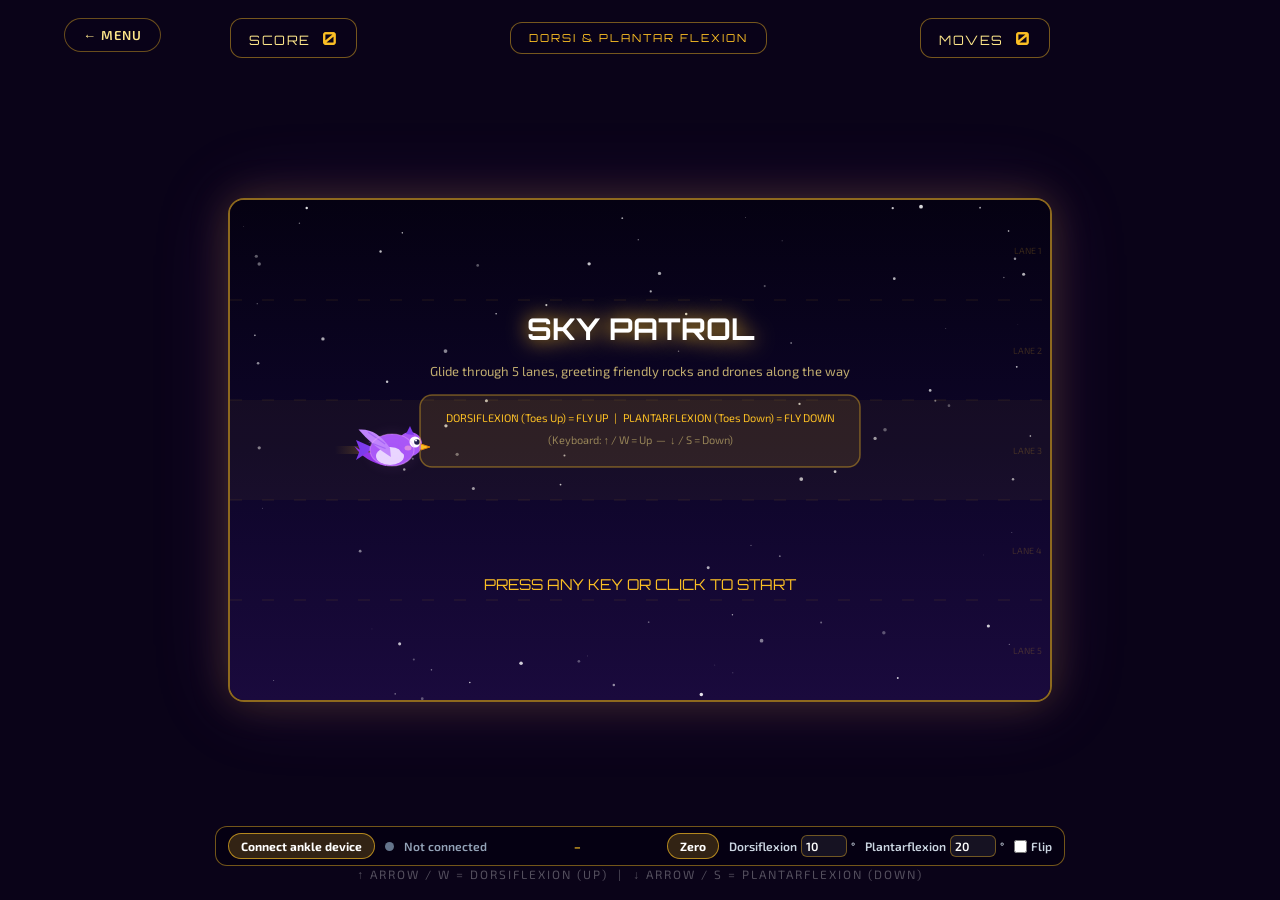
<file: game2.html>
<!DOCTYPE html>
<html lang="en">
<head>
  <meta charset="UTF-8" />
  <meta name="viewport" content="width=device-width, initial-scale=1.0" />
  <title>Future Step — Sky Patrol</title>
  <link rel="icon" type="image/svg+xml" href="data:image/svg+xml,%3Csvg%20xmlns='http://www.w3.org/2000/svg'%20viewBox='0%200%2064%2064'%3E%3Cdefs%3E%3ClinearGradient%20id='g'%20x1='0'%20y1='0'%20x2='0'%20y2='1'%3E%3Cstop%20offset='0'%20stop-color='%238b3cf0'/%3E%3Cstop%20offset='1'%20stop-color='%232d1266'/%3E%3C/linearGradient%3E%3C/defs%3E%3Crect%20width='64'%20height='64'%20rx='15'%20fill='url(%23g)'/%3E%3Crect%20x='1.5'%20y='1.5'%20width='61'%20height='61'%20rx='13.5'%20fill='none'%20stroke='%23f0abfc'%20stroke-opacity='.45'%20stroke-width='2'/%3E%3Cpath%20d='M32%2017V10'%20stroke='%23e9d5ff'%20stroke-width='3'%20stroke-linecap='round'/%3E%3Ccircle%20cx='32'%20cy='8'%20r='4.5'%20fill='%23f0abfc'/%3E%3Crect%20x='6'%20y='31'%20width='8'%20height='14'%20rx='4'%20fill='%23a855f7'/%3E%3Crect%20x='50'%20y='31'%20width='8'%20height='14'%20rx='4'%20fill='%23a855f7'/%3E%3Crect%20x='12'%20y='17'%20width='40'%20height='39'%20rx='12'%20fill='%23fcd34d'/%3E%3Cpath%20d='M12%2030V29A12%2012%200%200%201%2024%2017H40A12%2012%200%200%201%2052%2029V30Z'%20fill='%237c3aed'/%3E%3Crect%20x='29'%20y='19'%20width='6'%20height='9'%20rx='3'%20fill='%23a855f7'/%3E%3Ccircle%20cx='24'%20cy='40'%20r='5.5'%20fill='%23fff'/%3E%3Ccircle%20cx='40'%20cy='40'%20r='5.5'%20fill='%23fff'/%3E%3Ccircle%20cx='25.5'%20cy='41'%20r='2.7'%20fill='%231e1b4b'/%3E%3Ccircle%20cx='41.5'%20cy='41'%20r='2.7'%20fill='%231e1b4b'/%3E%3Ccircle%20cx='16.5'%20cy='47.5'%20r='2.6'%20fill='%23f9a8d4'%20fill-opacity='.8'/%3E%3Ccircle%20cx='47.5'%20cy='47.5'%20r='2.6'%20fill='%23f9a8d4'%20fill-opacity='.8'/%3E%3Cpath%20d='M26%2048.5Q32%2053.5%2038%2048.5'%20fill='none'%20stroke='%2392400e'%20stroke-width='2.6'%20stroke-linecap='round'/%3E%3C/svg%3E" />
  <link rel="preconnect" href="https://fonts.googleapis.com" />
  <link rel="preconnect" href="https://fonts.gstatic.com" crossorigin />
  <link href="https://fonts.googleapis.com/css2?family=Orbitron:wght@700;900&family=Exo+2:wght@400;600;700&display=swap" rel="stylesheet" />
  <style>
    * { margin: 0; padding: 0; box-sizing: border-box; }
    body {
      width: 100vw; height: 100vh;
      overflow: hidden;
      background: #0a0318;
      font-family: 'Orbitron', monospace;
      display: flex; flex-direction: column;
      align-items: center; justify-content: center;
    }

    #hud {
      position: absolute; top: 18px;
      width: 90%; max-width: 820px;
      display: flex; justify-content: space-between; align-items: center;
      z-index: 20; pointer-events: none;
    }
    .hud-box {
      background: rgba(10,3,24,0.75);
      border: 1px solid rgba(251,191,36,0.45);
      border-radius: 12px; padding: 8px 18px;
      font-size: 13px; color: #fde68a; letter-spacing: 1.5px;
    }
    .hud-box span { color: #fbbf24; font-size: 18px; font-weight: 700; }
    #mode-tag { font-size: 11px; color: #fbbf24; letter-spacing: 2px; }

    canvas {
      display: block;
      border: 2.5px solid rgba(251,191,36,0.55);
      border-radius: 16px;
      box-shadow: 0 0 40px rgba(251,191,36,0.2), 0 0 80px rgba(168,85,247,0.15);
    }

    #controls-hint {
      position: absolute; bottom: 18px;
      font-family: 'Exo 2', sans-serif; font-size: 12px;
      color: rgba(255,255,255,0.3); letter-spacing: 2px;
      text-transform: uppercase; pointer-events: none;
    }
    #quit-btn {
      position: absolute; top: 18px; left: calc(5%);
      background: rgba(10,3,24,0.75);
      border: 1px solid rgba(251,191,36,0.4);
      border-radius: 50px; padding: 8px 18px;
      font-family: 'Exo 2', sans-serif; font-size: 13px;
      font-weight: 600; color: #fde68a; cursor: pointer;
      letter-spacing: 1px; z-index: 30; transition: background 0.2s;
    }
    #quit-btn:hover { background: rgba(251,191,36,0.2); }

    /* ── Ankle device bar ── */
    #device-bar {
      position: absolute; bottom: 34px; left: 50%; transform: translateX(-50%);
      display: flex; align-items: center; gap: 10px;
      max-width: 98vw; padding: 6px 12px; border-radius: 12px; white-space: nowrap;
      background: rgba(5,1,18,0.86); border: 1px solid rgba(251,191,36,0.45);
      font: 600 12px 'Exo 2', sans-serif; color: #e2e8f0; z-index: 40;
    }
    #device-bar button {
      font: 700 12px 'Exo 2', sans-serif; color: #fff; cursor: pointer;
      background: rgba(251,191,36,0.18); border: 1px solid rgba(251,191,36,0.65);
      border-radius: 50px; padding: 5px 12px; transition: background 0.15s;
    }
    #device-bar button:hover { background: rgba(251,191,36,0.38); }
    #device-bar label { display: flex; align-items: center; gap: 4px; color: #cbd5e1; }
    #device-bar input[type=number] {
      width: 46px; padding: 3px 4px; border-radius: 6px; color: #fff;
      border: 1px solid rgba(251,191,36,0.4); background: rgba(255,255,255,0.07);
      font: 600 12px 'Exo 2', sans-serif;
    }
    #device-bar select {
      padding: 3px 4px; border-radius: 6px; color: #fff; background: #1a0a3d;
      border: 1px solid rgba(251,191,36,0.4); font: 600 12px 'Exo 2', sans-serif;
    }
    #dev-dot { width: 9px; height: 9px; border-radius: 50%; background: #64748b; flex: none; }
    #dev-dot.on   { background: #4ade80; box-shadow: 0 0 8px #4ade80; }
    #dev-dot.wait { background: #fbbf24; }
    #dev-dot.err  { background: #f87171; }
    #dev-state { color: #94a3b8; max-width: 190px; overflow: hidden; text-overflow: ellipsis; }
    @media (max-height: 690px) { canvas { margin-bottom: 52px; } }
    #dev-live  { min-width: 160px; text-align: center; font-weight: 700; color: #fbbf24; font-variant-numeric: tabular-nums; }
  </style>
</head>
<body>

<button id="quit-btn" onclick="window.location.href='select.html'">← MENU</button>

<div id="hud">
  <div class="hud-box">SCORE &nbsp;<span id="hud-score">0</span></div>
  <div class="hud-box" id="mode-tag">DORSI &amp; PLANTAR FLEXION</div>
  <div class="hud-box">MOVES &nbsp;<span id="hud-moves">0</span></div>
</div>

<canvas id="gameCanvas" width="820" height="500"></canvas>
<div id="controls-hint">↑ Arrow / W = Dorsiflexion (Up) &nbsp;|&nbsp; ↓ Arrow / S = Plantarflexion (Down)</div>

<div id="device-bar" role="group" aria-label="Ankle device">
  <button id="dev-connect" type="button">Connect ankle device</button>
  <span id="dev-dot"></span><span id="dev-state">Not connected</span>
  <span id="dev-live">&ndash;</span>
  <button id="dev-zero" type="button" title="Put the foot in its neutral position, then press Zero">Zero</button>
  <label title="How far this patient can pull the toes up. The top lane is reached at about 80% of this.">Dorsiflexion
    <input id="set-a" type="number" min="3" max="60" step="1">&deg;
  </label>
  <label title="How far this patient can point the toes down. The bottom lane is reached at about 80% of this.">Plantarflexion
    <input id="set-b" type="number" min="3" max="60" step="1">&deg;
  </label>
  <label title="Tick this if the bird moves the opposite way to the foot">
    <input id="set-flip" type="checkbox">Flip
  </label>
</div>

<script>
const canvas = document.getElementById('gameCanvas');
const ctx    = canvas.getContext('2d');
const W = canvas.width, H = canvas.height;

/* ═══════════════════
   STATE  ── SLOWED DOWN FOR REHAB PACING ──
═══════════════════ */
let score=0, moveCount=0, upMoves=0, downMoves=0;
let gameOver=false, started=false, frameCount=0;
let speed=1.5, spawnTimer=0, spawnRate=150;
const MAX_SPEED = 3.4;
const DIFFICULTY_STEP_FRAMES = 750;

/* ═══════════════════
   5 LANES
═══════════════════ */
const LANES = 5;
const LANE_H = H / LANES;
const LANE_Y = Array.from({length: LANES}, (_, i) => LANE_H * i + LANE_H / 2);
let currentLane = 2;
let targetY = LANE_Y[2];
let planeY  = LANE_Y[2];

/* ═══════════════════
   STARS
═══════════════════ */
const stars = Array.from({length: 90}, () => ({
  x: Math.random() * W,
  y: Math.random() * H,
  r: Math.random() * 1.6 + 0.3,
  speed: Math.random() * 0.8 + 0.2,
  alpha: Math.random() * 0.6 + 0.3
}));

/* ═══════════════════
   DRAW BIRD CHARACTER
═══════════════════ */
function drawPlane(x, y) {
  ctx.save();
  ctx.translate(x, y);

  const flap = Math.sin(frameCount * 0.18);
  const wingAngle = flap * 0.5;

  const trail = ctx.createLinearGradient(-55, 0, -8, 0);
  trail.addColorStop(0, 'rgba(251,191,36,0)');
  trail.addColorStop(1, 'rgba(251,191,36,0.35)');
  ctx.fillStyle = trail;
  ctx.beginPath();
  ctx.moveTo(-55, -4); ctx.lineTo(-8, -4);
  ctx.lineTo(-8, 4);   ctx.lineTo(-55, 4);
  ctx.fill();

  // Back wing
  ctx.save();
  ctx.translate(-2, 2);
  ctx.rotate(-wingAngle * 0.8);
  ctx.fillStyle = '#9333ea';
  ctx.beginPath();
  ctx.moveTo(0, 0);
  ctx.quadraticCurveTo(-22, 10, -34, 4);
  ctx.quadraticCurveTo(-20, 16, 2, 14);
  ctx.closePath();
  ctx.fill();
  ctx.restore();

  // Tail feathers
  ctx.fillStyle = '#7c3aed';
  ctx.beginPath();
  ctx.moveTo(-16, -2);
  ctx.lineTo(-34, -10);
  ctx.lineTo(-30, 0);
  ctx.lineTo(-34, 10);
  ctx.closePath();
  ctx.fill();

  // Round body
  ctx.fillStyle = '#a855f7';
  ctx.beginPath();
  ctx.ellipse(2, 0, 22, 16, 0, 0, Math.PI * 2);
  ctx.fill();

  // Belly highlight
  ctx.fillStyle = '#e9d5ff';
  ctx.beginPath();
  ctx.ellipse(0, 6, 14, 9, 0, 0, Math.PI * 2);
  ctx.fill();

  // Front wing
  ctx.save();
  ctx.translate(0, -2);
  ctx.rotate(-wingAngle);
  ctx.fillStyle = '#c084fc';
  ctx.beginPath();
  ctx.moveTo(0, 0);
  ctx.quadraticCurveTo(-20, -14, -36, -6);
  ctx.quadraticCurveTo(-18, 4, 4, 8);
  ctx.closePath();
  ctx.fill();
  ctx.strokeStyle = 'rgba(124,58,237,0.4)'; ctx.lineWidth = 1.2;
  ctx.beginPath(); ctx.moveTo(-6,-2); ctx.lineTo(-26,-7); ctx.stroke();
  ctx.beginPath(); ctx.moveTo(-4,2);  ctx.lineTo(-22,2);  ctx.stroke();
  ctx.restore();

  // Head
  ctx.fillStyle = '#a855f7';
  ctx.beginPath();
  ctx.arc(20, -6, 12, 0, Math.PI * 2);
  ctx.fill();

  // Head crest feather
  ctx.fillStyle = '#7c3aed';
  ctx.beginPath();
  ctx.moveTo(16, -16); ctx.lineTo(20, -24); ctx.lineTo(24, -15);
  ctx.closePath(); ctx.fill();

  // Eye
  ctx.fillStyle = 'white';
  ctx.beginPath(); ctx.arc(25, -8, 5.5, 0, Math.PI * 2); ctx.fill();
  ctx.fillStyle = '#1e1b4b';
  ctx.beginPath(); ctx.arc(27, -8, 2.8, 0, Math.PI * 2); ctx.fill();
  ctx.fillStyle = 'white';
  ctx.beginPath(); ctx.arc(26, -9.5, 1, 0, Math.PI * 2); ctx.fill();

  // Beak
  ctx.fillStyle = '#fbbf24';
  ctx.beginPath();
  ctx.moveTo(31, -6);
  ctx.lineTo(40, -3);
  ctx.lineTo(31, 0);
  ctx.closePath();
  ctx.fill();
  ctx.strokeStyle = '#d97706'; ctx.lineWidth = 1;
  ctx.beginPath(); ctx.moveTo(31, -6); ctx.lineTo(40, -3); ctx.lineTo(31, 0); ctx.stroke();

  // Blush cheek
  ctx.fillStyle = '#f9a8d4'; ctx.globalAlpha = 0.6;
  ctx.beginPath(); ctx.ellipse(18, -2, 3.5, 2.5, 0, 0, Math.PI*2); ctx.fill();
  ctx.globalAlpha = 1;

  // Soft glow outline
  ctx.shadowColor = '#f0abfc'; ctx.shadowBlur = 12;
  ctx.strokeStyle = 'rgba(240,171,252,0.4)'; ctx.lineWidth = 1.2;
  ctx.beginPath();
  ctx.ellipse(2, 0, 22, 16, 0, 0, Math.PI * 2);
  ctx.stroke();
  ctx.shadowBlur = 0;

  ctx.restore();
}

/* ═══════════════════
   DRAW FRIENDLY ROCK CRITTER
═══════════════════ */
function drawAsteroid(obs) {
  const bob = Math.sin(frameCount * 0.07 + obs.bobSeed) * 3;
  ctx.save();
  ctx.translate(obs.x, obs.y + bob);
  ctx.rotate(Math.sin(frameCount * 0.02 + obs.bobSeed) * 0.08);

  const r = obs.r;

  ctx.fillStyle = 'rgba(0,0,0,0.18)';
  ctx.beginPath(); ctx.ellipse(0, r + 6, r * 0.7, r * 0.18, 0, 0, Math.PI*2); ctx.fill();

  ctx.fillStyle = obs.color;
  ctx.beginPath();
  ctx.moveTo(r, 0);
  for (let i = 1; i <= 12; i++) {
    const a = (i / 12) * Math.PI * 2;
    const wob = 1 + Math.sin(a * 3 + obs.bobSeed) * 0.08;
    ctx.lineTo(Math.cos(a) * r * wob, Math.sin(a) * r * wob);
  }
  ctx.closePath();
  ctx.fill();

  ctx.fillStyle = 'rgba(255,255,255,0.15)';
  ctx.beginPath();
  ctx.ellipse(-r*0.3, -r*0.35, r*0.4, r*0.28, -0.4, 0, Math.PI*2);
  ctx.fill();

  ctx.fillStyle = 'white';
  ctx.beginPath(); ctx.arc(-r*0.3, -r*0.05, r*0.26, 0, Math.PI*2); ctx.fill();
  ctx.beginPath(); ctx.arc(r*0.3,  -r*0.05, r*0.26, 0, Math.PI*2); ctx.fill();
  ctx.fillStyle = '#1e1b4b';
  ctx.beginPath(); ctx.arc(-r*0.26, 0, r*0.13, 0, Math.PI*2); ctx.fill();
  ctx.beginPath(); ctx.arc(r*0.34,  0, r*0.13, 0, Math.PI*2); ctx.fill();
  ctx.fillStyle = 'white';
  ctx.beginPath(); ctx.arc(-r*0.31, -0.05*r, r*0.05, 0, Math.PI*2); ctx.fill();
  ctx.beginPath(); ctx.arc(r*0.29,  -0.05*r, r*0.05, 0, Math.PI*2); ctx.fill();

  ctx.strokeStyle = 'rgba(0,0,0,0.35)'; ctx.lineWidth = 1.8; ctx.lineCap='round';
  ctx.beginPath(); ctx.arc(0, r*0.15, r*0.3, 0.15*Math.PI, 0.85*Math.PI); ctx.stroke();

  ctx.restore();
}

/* ═══════════════════
   DRAW FRIENDLY DRONE
═══════════════════ */
function drawDrone(obs) {
  const bob = Math.sin(frameCount * 0.07 + obs.bobSeed) * 3;
  ctx.save();
  ctx.translate(obs.x, obs.y + bob);

  ctx.shadowColor = '#f472b6'; ctx.shadowBlur = 12;

  ctx.fillStyle = '#4b5563';
  ctx.beginPath(); ctx.roundRect(-18, -11, 36, 22, 11); ctx.fill();

  ctx.fillStyle = 'rgba(255,255,255,0.08)';
  ctx.beginPath(); ctx.roundRect(-16, -9, 30, 8, 6); ctx.fill();

  ctx.fillStyle = '#f472b6';
  ctx.beginPath(); ctx.arc(0, 0, 9, 0, Math.PI*2); ctx.fill();
  ctx.fillStyle = 'white';
  ctx.beginPath(); ctx.arc(-3, -2, 3, 0, Math.PI*2); ctx.fill();
  ctx.beginPath(); ctx.arc(3, -2, 3, 0, Math.PI*2); ctx.fill();
  ctx.fillStyle = '#1e1b4b';
  ctx.beginPath(); ctx.arc(-3, -1, 1.4, 0, Math.PI*2); ctx.fill();
  ctx.beginPath(); ctx.arc(3, -1, 1.4, 0, Math.PI*2); ctx.fill();
  ctx.strokeStyle='rgba(0,0,0,0.3)'; ctx.lineWidth=1; ctx.lineCap='round';
  ctx.beginPath(); ctx.arc(0, 2, 4, 0.2*Math.PI, 0.8*Math.PI); ctx.stroke();

  ctx.strokeStyle = '#6b7280'; ctx.lineWidth = 3; ctx.lineCap='round';
  [[-22,-12],[22,-12],[-22,12],[22,12]].forEach(([ex,ey]) => {
    ctx.beginPath(); ctx.moveTo(0,0); ctx.lineTo(ex,ey); ctx.stroke();
  });

  const spin = frameCount * 0.12;
  [[-22,-12],[22,-12],[-22,12],[22,12]].forEach(([px,py]) => {
    ctx.save(); ctx.translate(px,py);
    ctx.fillStyle = 'rgba(209,213,219,0.7)';
    ctx.save(); ctx.rotate(spin);
    ctx.beginPath(); ctx.ellipse(0,0,9,2,0,0,Math.PI*2); ctx.fill(); ctx.restore();
    ctx.save(); ctx.rotate(spin + Math.PI/2);
    ctx.beginPath(); ctx.ellipse(0,0,9,2,0,0,Math.PI*2); ctx.fill(); ctx.restore();
    ctx.restore();
  });

  ctx.shadowBlur = 0;
  ctx.restore();
}

/* ═══════════════════
   OBSTACLES
═══════════════════ */
let obstacles = [];

const ROCK_COLORS = ['#a16207','#92400e','#b45309','#854d0e'];

function spawnObstacles() {
  const numBlocked = Math.random() < 0.3 ? 2 : 1;
  const pool = [0,1,2,3,4];
  const blocked = [];
  while(blocked.length < numBlocked) {
    const i = Math.floor(Math.random()*pool.length);
    blocked.push(pool.splice(i,1)[0]);
  }
  if(pool.length < 2) blocked.pop();

  blocked.forEach(lane => {
    const isAsteroid = Math.random() < 0.55;
    if(isAsteroid) {
      const r = 20 + Math.random()*12;
      obstacles.push({
        type:'asteroid', lane,
        x: W+40, y: LANE_Y[lane],
        r,
        color: ROCK_COLORS[Math.floor(Math.random()*ROCK_COLORS.length)],
        bobSeed: Math.random()*Math.PI*2,
        passed: false
      });
    } else {
      obstacles.push({
        type:'drone', lane,
        x: W+40, y: LANE_Y[lane],
        bobSeed: Math.random()*Math.PI*2,
        passed: false
      });
    }
  });
}

/* ═══════════════════
   BACKGROUND
═══════════════════ */
function drawBackground() {
  const grad = ctx.createLinearGradient(0,0,0,H);
  grad.addColorStop(0, '#050112');
  grad.addColorStop(0.5,'#0d0528');
  grad.addColorStop(1, '#1a0a3d');
  ctx.fillStyle = grad; ctx.fillRect(0,0,W,H);

  stars.forEach(s => {
    s.x -= s.speed * (speed*0.15);
    if(s.x < 0) { s.x = W; s.y = Math.random()*H; }
    ctx.fillStyle = `rgba(255,255,255,${s.alpha})`;
    ctx.beginPath(); ctx.arc(s.x, s.y, s.r, 0, Math.PI*2); ctx.fill();
  });

  ctx.setLineDash([12,20]);
  ctx.strokeStyle = 'rgba(251,191,36,0.1)';
  ctx.lineWidth = 1;
  for(let i=1; i<LANES; i++) {
    const ly = LANE_H * i;
    ctx.beginPath(); ctx.moveTo(0,ly); ctx.lineTo(W,ly); ctx.stroke();
  }
  ctx.setLineDash([]);

  const laneNames = ['LANE 1','LANE 2','LANE 3','LANE 4','LANE 5'];
  ctx.font = "9px 'Exo 2', sans-serif";
  ctx.fillStyle = 'rgba(251,191,36,0.2)';
  ctx.textAlign = 'right';
  laneNames.forEach((name,i) => {
    ctx.fillText(name, W-8, LANE_Y[i]+4);
  });
  ctx.textAlign = 'left';

  ctx.fillStyle = 'rgba(251,191,36,0.04)';
  ctx.fillRect(0, LANE_H * currentLane, W, LANE_H);
}

/* ═══════════════════
   START SCREEN
═══════════════════ */
function drawStartScreen() {
  drawBackground();
  drawPlane(160, H/2);

  ctx.textAlign = 'center';
  ctx.fillStyle = '#fff';
  ctx.font = "bold 30px 'Orbitron'";
  ctx.shadowColor='#fbbf24'; ctx.shadowBlur=20;
  ctx.fillText('SKY PATROL', W/2, H/2 - 110);
  ctx.shadowBlur=0;

  ctx.font = "13px 'Exo 2', sans-serif";
  ctx.fillStyle = 'rgba(253,230,138,0.75)';
  ctx.fillText('Glide through 5 lanes, greeting friendly rocks and drones along the way', W/2, H/2 - 74);

  ctx.fillStyle = 'rgba(251,191,36,0.1)';
  ctx.strokeStyle = 'rgba(251,191,36,0.4)';
  ctx.lineWidth = 1.5;
  ctx.beginPath(); ctx.roundRect(W/2-220, H/2-55, 440, 72, 12); ctx.fill(); ctx.stroke();

  ctx.font = "11px 'Exo 2', sans-serif";
  ctx.fillStyle = '#fbbf24';
  ctx.fillText('DORSIFLEXION (Toes Up) = FLY UP   |   PLANTARFLEXION (Toes Down) = FLY DOWN', W/2, H/2-28);
  ctx.fillStyle = 'rgba(253,230,138,0.5)';
  ctx.fillText('(Keyboard: ↑ / W = Up  —  ↓ / S = Down)', W/2, H/2-6);

  const pulse = 0.6 + 0.4*Math.sin(frameCount*0.07);
  ctx.fillStyle = `rgba(251,191,36,${pulse})`;
  ctx.font = "15px 'Orbitron'";
  ctx.fillText('PRESS ANY KEY OR CLICK TO START', W/2, H/2 + 140);
}

/* ═══════════════════
   GAME OVER SCREEN
═══════════════════ */
function drawGameOver() {
  ctx.fillStyle = 'rgba(5,1,18,0.85)'; ctx.fillRect(0,0,W,H);

  ctx.fillStyle = 'rgba(20,8,50,0.97)';
  ctx.strokeStyle = 'rgba(251,191,36,0.65)'; ctx.lineWidth = 2;
  ctx.beginPath(); ctx.roundRect(W/2-245,H/2-205,490,415,18); ctx.fill(); ctx.stroke();

  ctx.textAlign='center';
  ctx.font="bold 28px 'Orbitron'";
  ctx.fillStyle='#fbbf24';
  ctx.shadowColor='#fbbf24'; ctx.shadowBlur=18;
  ctx.fillText('SESSION COMPLETE', W/2, H/2-158);
  ctx.shadowBlur=0;

  ctx.strokeStyle='rgba(251,191,36,0.35)'; ctx.lineWidth=1;
  ctx.beginPath(); ctx.moveTo(W/2-205,H/2-135); ctx.lineTo(W/2+205,H/2-135); ctx.stroke();

  ctx.font="13px 'Exo 2'"; ctx.fillStyle='rgba(253,230,138,0.55)';
  ctx.fillText('FINAL SCORE', W/2, H/2-108);
  ctx.font="bold 52px 'Orbitron'"; ctx.fillStyle='#fff';
  ctx.shadowColor='#fbbf24'; ctx.shadowBlur=14;
  ctx.fillText(score, W/2, H/2-58);
  ctx.shadowBlur=0;

  ctx.strokeStyle='rgba(251,191,36,0.3)'; ctx.lineWidth=1;
  ctx.beginPath(); ctx.moveTo(W/2-205,H/2-30); ctx.lineTo(W/2+205,H/2-30); ctx.stroke();

  ctx.font="12px 'Orbitron'"; ctx.fillStyle='#fbbf24';
  ctx.fillText('ANKLE MOVEMENT REPORT', W/2, H/2-4);

  const stats = [
    {label:'TOTAL MOVES', value:moveCount, color:'#fbbf24'},
    {label:'UP  (Dorsiflexion)', value:upMoves, color:'#22d3ee'},
    {label:'DOWN  (Plantarflexion)', value:downMoves, color:'#f472b6'},
  ];
  stats.forEach((stat,i) => {
    const bx=W/2-200+i*136, by=H/2+18;
    ctx.fillStyle='rgba(255,255,255,0.05)';
    ctx.strokeStyle='rgba(251,191,36,0.3)'; ctx.lineWidth=1;
    ctx.beginPath(); ctx.roundRect(bx,by,128,80,10); ctx.fill(); ctx.stroke();
    ctx.font="bold 30px 'Orbitron'"; ctx.fillStyle=stat.color;
    ctx.shadowColor=stat.color; ctx.shadowBlur=10;
    ctx.fillText(stat.value, bx+64, by+46);
    ctx.shadowBlur=0;
    ctx.font="9px 'Exo 2'"; ctx.fillStyle='rgba(253,230,138,0.5)';
    ctx.fillText(stat.label, bx+64, by+66);
  });

  const barW=390, barX=W/2-barW/2, barY=H/2+118;
  ctx.font="10px 'Exo 2'"; ctx.fillStyle='rgba(253,230,138,0.5)';
  ctx.fillText('MOVEMENT BALANCE', W/2, barY-7);
  ctx.fillStyle='rgba(255,255,255,0.08)';
  ctx.beginPath(); ctx.roundRect(barX,barY,barW,14,7); ctx.fill();
  const total=upMoves+downMoves||1;
  const upRatio=upMoves/total;
  if(upRatio>0){
    ctx.fillStyle='#22d3ee';
    ctx.beginPath(); ctx.roundRect(barX,barY,barW*upRatio,14,7); ctx.fill();
  }
  if(1-upRatio>0){
    ctx.fillStyle='#f472b6';
    ctx.beginPath(); ctx.roundRect(barX+barW*upRatio,barY,barW*(1-upRatio),14,7); ctx.fill();
  }
  ctx.font="9px 'Exo 2'"; ctx.fillStyle='#22d3ee'; ctx.textAlign='left';
  ctx.fillText(`UP ${Math.round(upRatio*100)}%`, barX, barY+28);
  ctx.fillStyle='#f472b6'; ctx.textAlign='right';
  ctx.fillText(`DOWN ${Math.round((1-upRatio)*100)}%`, barX+barW, barY+28);
  ctx.textAlign='center';

  ctx.fillStyle='rgba(34,211,238,0.18)'; ctx.strokeStyle='#22d3ee'; ctx.lineWidth=1.5;
  ctx.beginPath(); ctx.roundRect(W/2-200,H/2+158,178,42,50); ctx.fill(); ctx.stroke();
  ctx.font="13px 'Orbitron'"; ctx.fillStyle='#fff';
  ctx.fillText('▶  PLAY AGAIN', W/2-111, H/2+185);

  ctx.fillStyle='rgba(251,191,36,0.18)'; ctx.strokeStyle='#fbbf24'; ctx.lineWidth=1.5;
  ctx.beginPath(); ctx.roundRect(W/2+22,H/2+158,178,42,50); ctx.fill(); ctx.stroke();
  ctx.font="13px 'Orbitron'"; ctx.fillStyle='#fde68a';
  ctx.fillText('← MENU', W/2+111, H/2+185);
}

/* ═══════════════════
   MAIN LOOP
═══════════════════ */
function loop() {
  requestAnimationFrame(loop);
  frameCount++;

  if(!started) { drawStartScreen(); return; }

  if(gameOver) {
    drawBackground();
    obstacles.forEach(o => o.type==='asteroid' ? drawAsteroid(o) : drawDrone(o));
    drawPlane(120, planeY);
    drawGameOver();
    return;
  }

  planeY += (targetY - planeY) * 0.14;

  if(frameCount % DIFFICULTY_STEP_FRAMES === 0 && speed < MAX_SPEED) {
    speed    += 0.25;
    spawnRate = Math.max(95, spawnRate - 6);
  }

  spawnTimer++;
  if(spawnTimer >= spawnRate) { spawnObstacles(); spawnTimer=0; }

  for(let i=obstacles.length-1; i>=0; i--) {
    const obs = obstacles[i];
    obs.x -= speed;

    if(!obs.passed && obs.x < 110) {
      obs.passed=true; score++;
      document.getElementById('hud-score').textContent=score;
    }
    if(obs.x < -80) { obstacles.splice(i,1); continue; }

    const hitR = obs.type==='asteroid' ? obs.r*0.7 : 18;
    const dx = 120 - obs.x, dy = planeY - obs.y;
    if(Math.sqrt(dx*dx+dy*dy) < hitR + 16) { gameOver=true; }
  }

  drawBackground();
  obstacles.forEach(o => o.type==='asteroid' ? drawAsteroid(o) : drawDrone(o));
  drawPlane(120, planeY);
}

/* ═══════════════════
   INPUT
═══════════════════ */
function moveUp() {
  if(gameOver||!started) return;
  if(currentLane>0){
    currentLane--; targetY=LANE_Y[currentLane];
    moveCount++; upMoves++;
    document.getElementById('hud-moves').textContent=moveCount;
  }
}
function moveDown() {
  if(gameOver||!started) return;
  if(currentLane<LANES-1){
    currentLane++; targetY=LANE_Y[currentLane];
    moveCount++; downMoves++;
    document.getElementById('hud-moves').textContent=moveCount;
  }
}

document.addEventListener('keydown', e => {
  if(!started){started=true;return;}
  if(gameOver) return;
  if(e.key==='ArrowUp'  ||e.key==='w'||e.key==='W') { e.preventDefault(); moveUp(); }
  if(e.key==='ArrowDown'||e.key==='s'||e.key==='S') { e.preventDefault(); moveDown(); }
});

canvas.addEventListener('click', e => {
  if(!started){started=true;return;}
  if(gameOver){
    const rect=canvas.getBoundingClientRect();
    const cx=(e.clientX-rect.left)*(W/rect.width);
    const cy=(e.clientY-rect.top)*(H/rect.height);
    if(cx>W/2-200&&cx<W/2-22&&cy>H/2+158&&cy<H/2+200) resetGame();
    if(cx>W/2+22&&cx<W/2+200&&cy>H/2+158&&cy<H/2+200) window.location.href='select.html';
    return;
  }
  const rect=canvas.getBoundingClientRect();
  const cy=(e.clientY-rect.top)*(H/rect.height);
  if(cy < H/2) moveUp(); else moveDown();
});

function resetGame(){
  score=0;moveCount=0;upMoves=0;downMoves=0;
  gameOver=false;started=true;frameCount=0;
  speed=1.5;spawnTimer=0;spawnRate=150;
  currentLane=2;targetY=LANE_Y[2];planeY=LANE_Y[2];
  obstacles=[];
  document.getElementById('hud-score').textContent='0';
  document.getElementById('hud-moves').textContent='0';
}

loop();
</script>
<script>
(function () {
  'use strict';

  /* ═════════ the only part that differs between the two games ═════════ */
  const CFG = {
    storeKey: 'anklesync.skyPatrol.v1',
    axis: 'pitch',
    lanes: 5,
    defaults: { romA: 10, romB: 20, flip: false },
    stepLow:  () => moveUp(),
    stepHigh: () => moveDown(),
    romFor: (t, S) => t >= 0 ? S.romA : S.romB,
    describe: (t, S) => {
      if (Math.abs(t) < 2) return 'Neutral  ' + t.toFixed(1) + '\u00B0';
      return t > 0 ? '\u25B2 Dorsiflexion  ' + t.toFixed(1) + '\u00B0'
                   : '\u25BC Plantarflexion  ' + (-t).toFixed(1) + '\u00B0';
    },
    onSettings: () => {}
  };
  /* ═══════════════════════════════════════════════════════════════════ */

  const $ = id => document.getElementById(id);
  const SUPPORTED = ('serial' in navigator);
  const num = (v, lo, hi, d) => { v = parseFloat(v); return isFinite(v) ? Math.min(hi, Math.max(lo, v)) : d; };

  /* ---------- clinician settings (remembered in this browser) ---------- */
  const S = Object.assign({}, CFG.defaults);
  try { Object.assign(S, JSON.parse(localStorage.getItem(CFG.storeKey) || '{}')); } catch (e) {}
  S.romA = num(S.romA, 3, 60, CFG.defaults.romA);
  S.romB = num(S.romB, 3, 60, CFG.defaults.romB);
  S.flip = !!S.flip;
  const save = () => { try { localStorage.setItem(CFG.storeKey, JSON.stringify(S)); } catch (e) {} };

  /* ---------- live data from the ESP32 ---------- */
  const raw  = { pitch: 0, roll: 0, t: 0 };
  const zero = { pitch: 0, roll: 0 };
  let tiltSmooth = 0, lastUserInput = 0, lastStep = 0;
  let port = null, activeReader = null, loopDone = null, opening = false;

  function setStatus(kind, text) {
    $('dev-dot').className = kind;
    $('dev-state').textContent = text;
    $('dev-state').title = text;
  }
  const live = text => { $('dev-live').textContent = text; };

  /* ---------- connect / disconnect ---------- */
  async function openPort(p) {
    if (port || opening) return;
    opening = true;
    try {
      await p.open({ baudRate: 115200 });
      await p.setSignals({ dataTerminalReady: false, requestToSend: true });
      await new Promise(r => setTimeout(r, 50));
      await p.setSignals({ dataTerminalReady: false, requestToSend: false });
    } catch (err) {
      opening = false;
      setStatus('err', 'Port busy: close the Arduino Serial Monitor');
      return;
    }
    opening = false;
    port = p;
    $('dev-connect').textContent = 'Disconnect';
    setStatus('wait', 'Waiting for data...');
    loopDone = readLoop(p);
  }

  async function readLoop(p) {
    const decoder = new TextDecoderStream();
    const piped = p.readable.pipeTo(decoder.writable).catch(() => {});
    activeReader = decoder.readable.getReader();
    let buf = '';
    try {
      for (;;) {
        const { value, done } = await activeReader.read();
        if (done) break;
        buf += value;
        let i;
        while ((i = buf.indexOf('\n')) >= 0) {
          handleLine(buf.slice(0, i).trim());
          buf = buf.slice(i + 1);
        }
        if (buf.length > 400) buf = '';
      }
    } catch (err) { /* cable pulled out */ }
    try { activeReader.releaseLock(); } catch (e) {}
    activeReader = null;
    await piped;
    try { await p.close(); } catch (e) {}
    if (port === p) port = null;
    $('dev-connect').textContent = 'Connect ankle device';
    setStatus('off', 'Not connected');
    live('\u2013');
  }

  async function disconnect() {
    try { if (activeReader) await activeReader.cancel(); } catch (e) {}
    if (loopDone) await loopDone;
  }

  function handleLine(line) {
    if (!line) return;
    if (line.startsWith('IMU,')) {
      const a = line.split(',');
      const pitch = parseFloat(a[1]), roll = parseFloat(a[2]);
      if (isFinite(pitch) && isFinite(roll)) { raw.pitch = pitch; raw.roll = roll; raw.t = performance.now(); }
    } else if (line.startsWith('ERR,')) {
      setStatus('err', line.slice(4));
    } else if (line.startsWith('#ERROR')) {
      setStatus('err', line.slice(1));
    } else {
      const a = line.split(',');
      if (a.length >= 2) {
        const roll = parseFloat(a[0]), pitch = parseFloat(a[1]);
        if (isFinite(pitch) && isFinite(roll)) { raw.pitch = pitch; raw.roll = roll; raw.t = performance.now(); }
      }
    }
  }

  /* ---------- turn the foot angle into game moves (25 times per second) ---------- */
  function tick() {
    if (!port) return;
    const now = performance.now();
    if (now - raw.t > 600) {
      setStatus('wait', 'No data: check the IMU wires');
      live('\u2013');
      return;
    }
    setStatus('on', 'Live');

    let t = (raw[CFG.axis] - zero[CFG.axis]) * (S.flip ? -1 : 1);
    tiltSmooth += 0.5 * (t - tiltSmooth);
    t = tiltSmooth;
    live(CFG.describe(t, S));

    if (!started || gameOver) return;
    if (now - lastUserInput < 1500) return;
    if (now - lastStep < 260) return;

    const rom = CFG.romFor(t, S);
    const n   = Math.max(-1, Math.min(1, t / rom));
    const mid = (CFG.lanes - 1) / 2;
    const lane = mid * (1 - n);
    const HYST = 0.12;
    if (lane < currentLane - 0.5 - HYST)      { CFG.stepLow();  lastStep = now; }
    else if (lane > currentLane + 0.5 + HYST) { CFG.stepHigh(); lastStep = now; }
  }
  setInterval(tick, 40);

  /* ---------- buttons and settings ---------- */
  function wireUi() {
    $('set-a').value = S.romA;
    $('set-b').value = S.romB;
    $('set-flip').checked = S.flip;
    if ($('set-foot')) $('set-foot').value = S.foot;

    $('set-a').onchange = () => { S.romA = num($('set-a').value, 3, 60, CFG.defaults.romA); $('set-a').value = S.romA; save(); };
    $('set-b').onchange = () => { S.romB = num($('set-b').value, 3, 60, CFG.defaults.romB); $('set-b').value = S.romB; save(); };
    $('set-flip').onchange = () => { S.flip = $('set-flip').checked; save(); };
    if ($('set-foot')) $('set-foot').onchange = () => { S.foot = $('set-foot').value; save(); CFG.onSettings(S); };

    ['set-a', 'set-b', 'set-flip', 'set-foot'].forEach(id => {
      const el = $(id); if (el) el.addEventListener('change', () => el.blur());
    });

    $('dev-zero').onclick = e => {
      zero.pitch = raw.pitch; zero.roll = raw.roll; tiltSmooth = 0;
      const b = e.currentTarget; b.blur(); b.textContent = 'Zeroed \u2713';
      setTimeout(() => { b.textContent = 'Zero'; }, 1200);
    };

    $('dev-connect').onclick = async e => {
      e.currentTarget.blur();
      if (!SUPPORTED) { setStatus('err', 'Use Chrome or Edge'); return; }
      if (port) { await disconnect(); return; }
      try {
        const p = await navigator.serial.requestPort();
        await openPort(p);
      } catch (err) {}
    };
  }

  document.addEventListener('keydown', e => {
    if (['ArrowUp', 'ArrowDown', 'w', 'W', 's', 'S'].includes(e.key)) lastUserInput = performance.now();
  });
  canvas.addEventListener('pointerdown', () => { lastUserInput = performance.now(); });

  if (!SUPPORTED) {
    $('dev-connect').disabled = true;
    setStatus('err', 'Use Chrome or Edge');
  } else if (navigator.serial) {
    navigator.serial.addEventListener('disconnect', e => { if (e.target === port) disconnect(); });
  }

  wireUi();
  CFG.onSettings(S);
})();
</script>
</body>
</html>
</file>
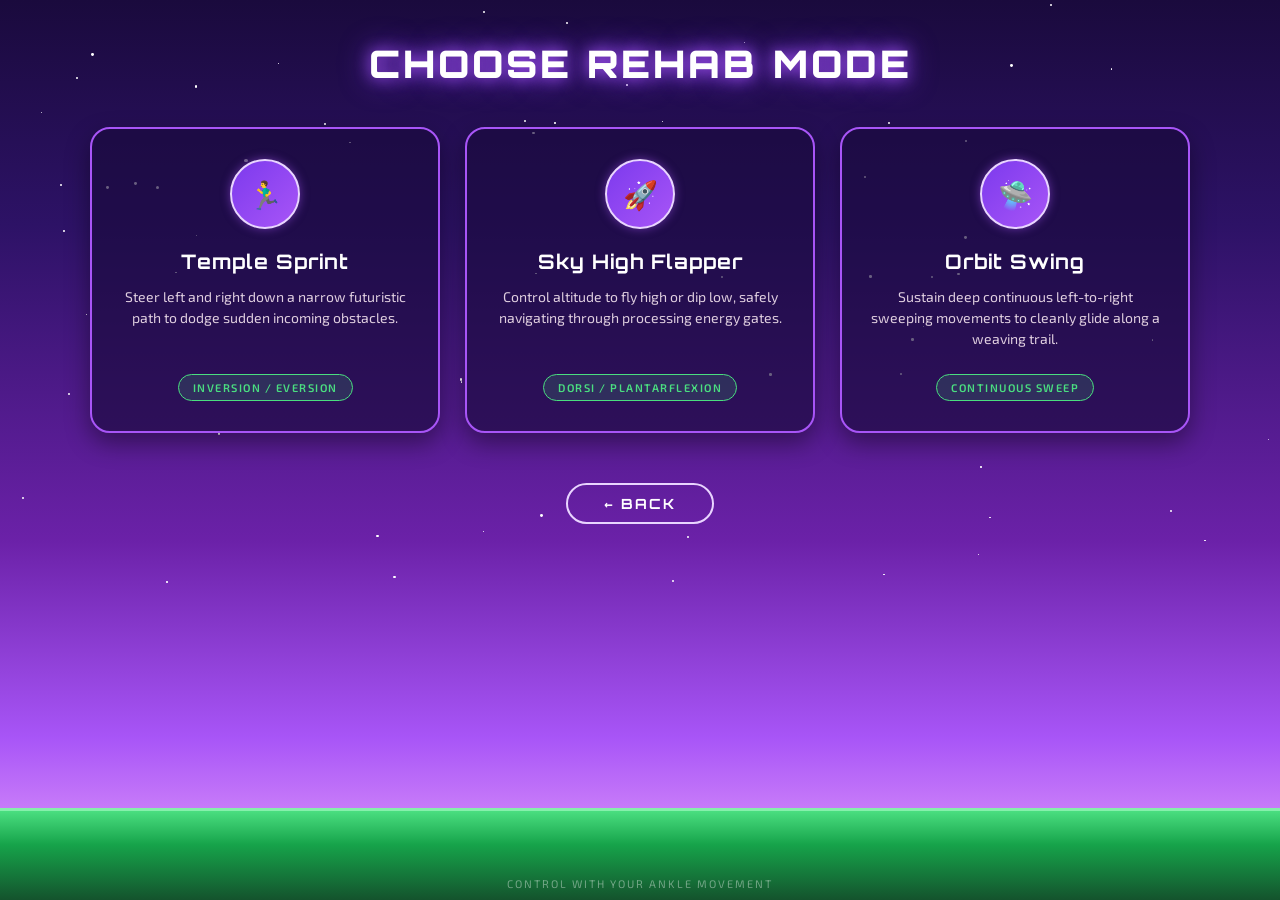
<file: gemini-code-1781457902002.html>
<!DOCTYPE html>
<html lang="en">
<head>
  <meta charset="UTF-8" />
  <meta name="viewport" content="width=device-width, initial-scale=1.0" />
  <title>Future Step - Selection Screen</title>
  <link rel="preconnect" href="https://fonts.googleapis.com" />
  <link rel="preconnect" href="https://fonts.gstatic.com" crossorigin />
  <link href="https://fonts.googleapis.com/css2?family=Orbitron:wght@700;900&family=Exo+2:wght@400;600&display=swap" rel="stylesheet" />

  <style>
    /* ── Reset ── */
    * {
      margin: 0;
      padding: 0;
      box-sizing: border-box;
    }

    /* ── Page Canvas (Perfect match to home page background) ── */
    body {
      width: 100%;
      height: 100vh;
      overflow: hidden;
      background: linear-gradient(
        180deg,
        #1a0a3d 0%,
        #2d1266 25%,
        #6b21a8 60%,
        #a855f7 82%,
        #f0abfc 100%
      );
      font-family: 'Exo 2', sans-serif;
      position: relative;
    }

    /* ════════════════════════════════
       BACKGROUND LAYERS (Keeps visual continuity)
       ════════════════════════════════ */
    #star-layer {
      position: absolute;
      top: 0;
      left: 0;
      width: 100%;
      height: 65%;
      overflow: hidden;
      pointer-events: none;
    }

    .star {
      position: absolute;
      background: white;
      border-radius: 50%;
      animation: twinkle var(--dur, 2s) ease-in-out infinite alternate;
      animation-delay: var(--delay, 0s);
    }

    @keyframes twinkle {
      from { opacity: 0.2; transform: scale(0.7); }
      to   { opacity: 1;   transform: scale(1.3); }
    }

    #ground {
      position: absolute;
      bottom: 0;
      width: 100%;
      height: 92px;
      background: linear-gradient(180deg, #4ade80 0%, #16a34a 38%, #14532d 100%);
      border-top: 3px solid #86efac;
    }

    /* ════════════════════════════════
       SELECTION CONTENT LAYOUT
       ════════════════════════════════ */
    #selection-container {
      position: absolute;
      top: 0;
      left: 0;
      width: 100%;
      height: 100%;
      display: flex;
      flex-direction: column;
      align-items: center;
      justify-content: flex-start;
      padding-top: 40px;
      z-index: 10;
    }

    .selection-title {
      font-family: 'Orbitron', monospace;
      font-size: clamp(22px, 4vw, 38px);
      font-weight: 900;
      color: #fff;
      letter-spacing: 3px;
      text-shadow: 0 0 15px #a855f7, 0 0 30px #7c3aed;
      margin-bottom: 40px;
      text-align: center;
    }

    /* Grid for the 3 Game Modes */
    .menu-grid {
      display: flex;
      justify-content: center;
      gap: 25px;
      width: 90%;
      max-width: 1100px;
      margin-bottom: 40px;
    }

    /* Interactive Game Mode Selection Cards */
    .game-card {
      background: rgba(26, 10, 61, 0.65);
      border: 2px solid #a855f7;
      border-radius: 20px;
      padding: 30px 24px;
      flex: 1;
      display: flex;
      flex-direction: column;
      align-items: center;
      text-align: center;
      cursor: pointer;
      box-shadow: 0 10px 25px rgba(0, 0, 0, 0.4);
      transition: all 0.25s cubic-bezier(0.175, 0.885, 0.32, 1.275);
    }

    .game-card:hover {
      background: rgba(107, 33, 168, 0.4);
      border-color: #e9d5ff;
      box-shadow: 0 0 30px rgba(168, 85, 247, 0.8);
      transform: translateY(-10px);
    }

    /* Decorative icon circle for placeholders */
    .card-icon {
      width: 70px;
      height: 70px;
      border-radius: 50%;
      background: linear-gradient(135deg, #7c3aed, #a855f7);
      border: 2px solid #e9d5ff;
      display: flex;
      align-items: center;
      justify-content: center;
      font-size: 28px;
      margin-bottom: 20px;
      box-shadow: 0 0 10px rgba(168, 85, 247, 0.5);
    }

    .game-card h3 {
      font-family: 'Orbitron', monospace;
      font-size: 20px;
      color: #ffffff;
      margin-bottom: 12px;
      letter-spacing: 1px;
    }

    .game-card p {
      font-size: 14px;
      color: #dfcedf;
      line-height: 1.5;
      margin-bottom: auto; /* Pushes the motion badge perfectly to the bottom */
    }

    /* Highly visible target physio-movement indicator */
    .motion-badge {
      margin-top: 25px;
      background: rgba(74, 222, 128, 0.15);
      border: 1px solid #4ade80;
      color: #4ade80;
      padding: 6px 14px;
      border-radius: 30px;
      font-size: 11px;
      font-weight: 600;
      letter-spacing: 1.5px;
      text-transform: uppercase;
    }

    /* ── Back Navigation Button ── */
    #back-btn {
      background: transparent;
      border: 2px solid #e9d5ff;
      border-radius: 50px;
      padding: 10px 36px;
      font-family: 'Orbitron', monospace;
      font-size: 14px;
      font-weight: 700;
      color: white;
      cursor: pointer;
      letter-spacing: 2px;
      transition: all 0.15s ease;
      margin-top: 10px;
    }

    #back-btn:hover {
      background: white;
      color: #1a0a3d;
      box-shadow: 0 0 15px rgba(255, 255, 255, 0.4);
    }

    #ankle-hint {
      position: absolute;
      bottom: 10px;
      width: 100%;
      text-align: center;
      font-size: 11px;
      color: rgba(255, 255, 255, 0.4);
      letter-spacing: 2px;
      text-transform: uppercase;
      z-index: 30;
      pointer-events: none;
    }
  </style>
</head>
<body>

  <div id="star-layer"></div>

  <div id="selection-container">
    <h2 class="selection-title">CHOOSE REHAB MODE</h2>

    <div class="menu-grid">
      
      <div class="game-card" onclick="selectGame('left-right')">
        <div class="card-icon">🏃‍♂️</div>
        <h3>Temple Sprint</h3>
        <p>Steer left and right down a narrow futuristic path to dodge sudden incoming obstacles.</p>
        <div class="motion-badge">Inversion / Eversion</div>
      </div>

      <div class="game-card" onclick="selectGame('up-down')">
        <div class="card-icon">🚀</div>
        <h3>Sky High Flapper</h3>
        <p>Control altitude to fly high or dip low, safely navigating through processing energy gates.</p>
        <div class="motion-badge">Dorsi / Plantarflexion</div>
      </div>

      <div class="game-card" onclick="selectGame('swing')">
        <div class="card-icon">🛸</div>
        <h3>Orbit Swing</h3>
        <p>Sustain deep continuous left-to-right sweeping movements to cleanly glide along a weaving trail.</p>
        <div class="motion-badge">Continuous Sweep</div>
      </div>

    </div>

    <button id="back-btn" onclick="window.location.href='index.html'">
      ← BACK
    </button>
  </div>

  <div id="ground"></div>

  <div id="ankle-hint">Control with your ankle movement</div>

  <script>
    // Star generator script seamlessly matched to index.html logic
    const starLayer = document.getElementById('star-layer');
    for (let i = 0; i < 65; i++) {
      const star = document.createElement('div');
      star.className = 'star';

      const size  = (Math.random() * 2.4 + 0.8).toFixed(1);
      const top   = (Math.random() * 100).toFixed(1);
      const left  = (Math.random() * 100).toFixed(1);
      const dur   = (1.4 + Math.random() * 2.2).toFixed(2);
      const delay = (Math.random() * 2.5).toFixed(2);

      star.style.cssText = `
        width: ${size}px;
        height: ${size}px;
        top: ${top}%;
        left: ${left}%;
        --dur: ${dur}s;
        --delay: ${delay}s;
      `;
      starLayer.appendChild(star);
    }

    // Function managing what happens when a patient selects an exercise mode
    function selectGame(gameMode) {
      alert(`Game Chosen: "${gameMode}". Ready to write the gameplay engine code whenever you want!`);
    }
  </script>

</body>
</html>
</file>
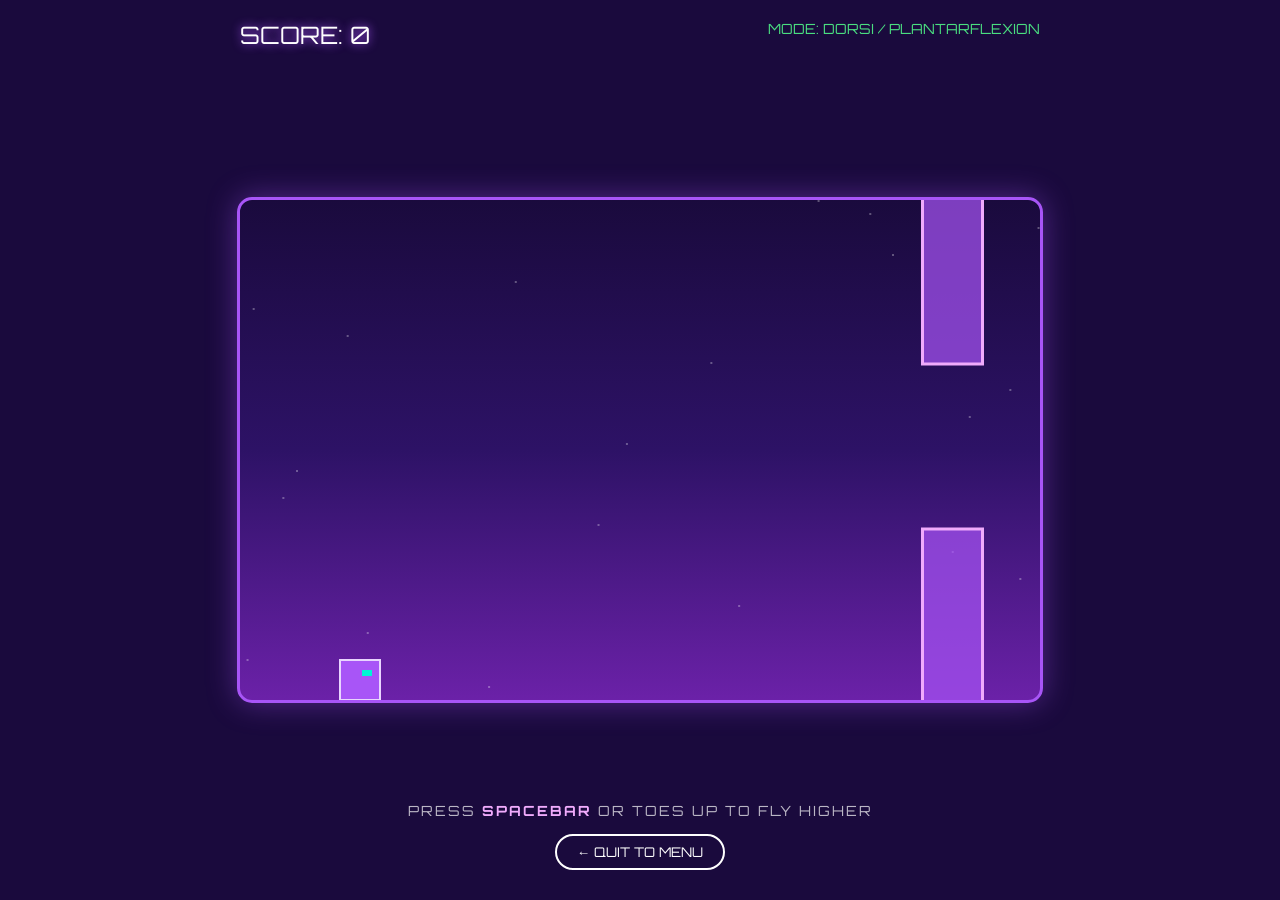
<file: gemini-code-1781459372250.html>
<!DOCTYPE html>
<html lang="en">
<head>
  <meta charset="UTF-8">
  <meta name="viewport" content="width=device-width, initial-scale=1.0">
  <title>Future Step - Sky High Flapper</title>
  <link rel="preconnect" href="https://fonts.googleapis.com" />
  <link rel="preconnect" href="https://fonts.gstatic.com" crossorigin />
  <link href="https://fonts.googleapis.com/css2?family=Orbitron:wght@700;900&display=swap" rel="stylesheet" />
  <style>
    * { margin: 0; padding: 0; box-sizing: border-box; }
    body {
      width: 100vw;
      height: 100vh;
      overflow: hidden;
      background: #1a0a3d;
      font-family: 'Orbitron', sans-serif;
      display: flex;
      flex-direction: column;
      align-items: center;
      justify-content: center;
    }

    /* Game Header UI */
    #ui-layer {
      position: absolute;
      top: 20px;
      display: flex;
      justify-content: space-between;
      width: 90%;
      max-width: 800px;
      color: white;
      z-index: 10;
      pointer-events: none;
    }
    .score-box { font-size: 24px; text-shadow: 0 0 10px #a855f7; }

    /* Interactive Game Canvas Box */
    canvas {
      background: linear-gradient(180deg, #1a0a3d 0%, #2d1266 50%, #6b21a8 100%);
      border: 3px solid #a855f7;
      border-radius: 15px;
      box-shadow: 0 0 30px rgba(168, 85, 247, 0.4);
      display: block;
    }

    /* Controls Overlay */
    #rehab-overlay {
      position: absolute;
      bottom: 30px;
      color: rgba(255, 255, 255, 0.7);
      text-align: center;
      font-size: 14px;
      letter-spacing: 2px;
    }

    .btn {
      margin-top: 15px;
      background: transparent;
      border: 2px solid white;
      color: white;
      padding: 8px 20px;
      border-radius: 20px;
      cursor: pointer;
      font-family: 'Orbitron', sans-serif;
      transition: 0.2s;
      pointer-events: auto;
    }
    .btn:hover { background: white; color: #1a0a3d; }
  </style>
</head>
<body>

  <div id="ui-layer">
    <div class="score-box">SCORE: <span id="score-val">0</span></div>
    <div style="font-size: 14px; color: #4ade80;">MODE: DORSI / PLANTARFLEXION</div>
  </div>

  <canvas id="gameCanvas" width="800" height="500"></canvas>

  <div id="rehab-overlay">
    <p>PRESS <b style="color: #f0abfc;">SPACEBAR</b> OR TOES UP TO FLY HIGHER</p>
    <button class="btn" onclick="window.location.href='select.html'">← QUIT TO MENU</button>
  </div>

  <script>
    const canvas = document.getElementById("gameCanvas");
    const ctx = canvas.getContext("2d");
    const scoreVal = document.getElementById("score-val");

    // Game variables
    let score = 0;
    let gameOver = false;

    // Player Character Object (Robot matching your theme physics)
    const robot = {
      x: 100,
      y: 200,
      width: 40,
      height: 40,
      gravity: 0.25,
      lift: -6,
      velocity: 0,
      render() {
        // Simple cute neon box placeholder for the character frame
        ctx.fillStyle = "#a855f7";
        ctx.fillRect(this.x, this.y, this.width, this.height);
        ctx.strokeStyle = "#e9d5ff";
        ctx.lineWidth = 2;
        ctx.strokeRect(this.x, this.y, this.width, this.height);
        
        // Face/Eyes glow
        ctx.fillStyle = "#00f5d4";
        ctx.fillRect(this.x + 22, this.y + 10, 10, 6);
      },
      update() {
        this.velocity += this.gravity;
        this.y += this.velocity;

        // Ground/Ceiling boundary constraints
        if (this.y + this.height > canvas.height) {
          this.y = canvas.height - this.height;
          this.velocity = 0;
        }
        if (this.y < 0) {
          this.y = 0;
          this.velocity = 0;
        }
      },
      flap() {
        this.velocity = this.lift;
      }
    };

    // Obstacles Array (Energy Gates)
    const gates = [];
    const gateWidth = 60;
    const gateGap = 165; // Adjust spacing to make game easier/harder for stroke victims
    let frameCounter = 0;

    function spawnGate() {
      const minHeight = 50;
      const maxHeight = canvas.height - gateGap - minHeight;
      const topHeight = Math.floor(Math.random() * (maxHeight - minHeight + 1)) + minHeight;
      
      gates.push({
        x: canvas.width,
        topHeight: topHeight,
        bottomY: topHeight + gateGap,
        passed: false
      });
    }

    // Input Listeners: Triggers whenever patient triggers device signal (Mapped to Spacebar or Mouse Click)
    window.addEventListener("keydown", (e) => {
      if (e.code === "Space") {
        if (gameOver) resetGame();
        else robot.flap();
      }
    });
    canvas.addEventListener("click", () => {
      if (gameOver) resetGame();
      else robot.flap();
    });

    function resetGame() {
      robot.y = 200;
      robot.velocity = 0;
      gates.length = 0;
      score = 0;
      scoreVal.innerText = score;
      gameOver = false;
      loop();
    }

    // Core Animation loop running at 60 FPS
    function loop() {
      if (gameOver) {
        ctx.fillStyle = "rgba(0,0,0,0.6)";
        ctx.fillRect(0, 0, canvas.width, canvas.height);
        
        ctx.fillStyle = "white";
        ctx.font = "30px 'Orbitron'";
        ctx.textAlign = "center";
        ctx.fillText("EXERCISE COMPLETE", canvas.width / 2, canvas.height / 2 - 20);
        ctx.font = "16px 'Orbitron'";
        ctx.fillText("Click or Press Space to Play Again", canvas.width / 2, canvas.height / 2 + 20);
        return;
      }

      // Clear layout background frames
      ctx.clearRect(0, 0, canvas.width, canvas.height);

      // Environment Stars Simulation
      ctx.fillStyle = "rgba(255,255,255,0.3)";
      for(let i=0; i<20; i++) {
        let starX = (Math.sin(i + frameCounter*0.01) * 400) + 400;
        ctx.fillRect(starX, (i*27)%canvas.height, 2, 2);
      }

      // Update and draw robot
      robot.update();
      robot.render();

      // Manage Gates
      frameCounter++;
      if (frameCounter % 130 === 0) {
        spawnGate();
      }

      for (let i = gates.length - 1; i >= 0; i--) {
        let g = gates[i];
        g.x -= 2.5; // Speed of obstacles traveling leftward

        // Draw Energy Gates (Top and Bottom walls)
        ctx.fillStyle = "rgba(168, 85, 247, 0.7)";
        ctx.strokeStyle = "#f0abfc";
        ctx.lineWidth = 3;
        
        // Top Gate
        ctx.fillRect(g.x, 0, gateWidth, g.topHeight);
        ctx.strokeRect(g.x, -5, gateWidth, g.topHeight + 5);
        
        // Bottom Gate
        ctx.fillRect(g.x, g.bottomY, gateWidth, canvas.height - g.bottomY);
        ctx.strokeRect(g.x, g.bottomY, gateWidth, canvas.height - g.bottomY + 5);

        // Score Tracking
        if (!g.passed && g.x + gateWidth < robot.x) {
          score++;
          scoreVal.innerText = score;
          g.passed = true;
        }

        // Collision Framework Check
        if (
          robot.x < g.x + gateWidth &&
          robot.x + robot.width > g.x &&
          (robot.y < g.topHeight || robot.y + robot.height > g.bottomY)
        ) {
          gameOver = true;
        }

        // Remove gates out of view
        if (g.x + gateWidth < 0) {
          gates.splice(i, 1);
        }
      }

      requestAnimationFrame(loop);
    }

    // Start Engine
    spawnGate();
    loop();
  </script>
</body>
</html>
</file>
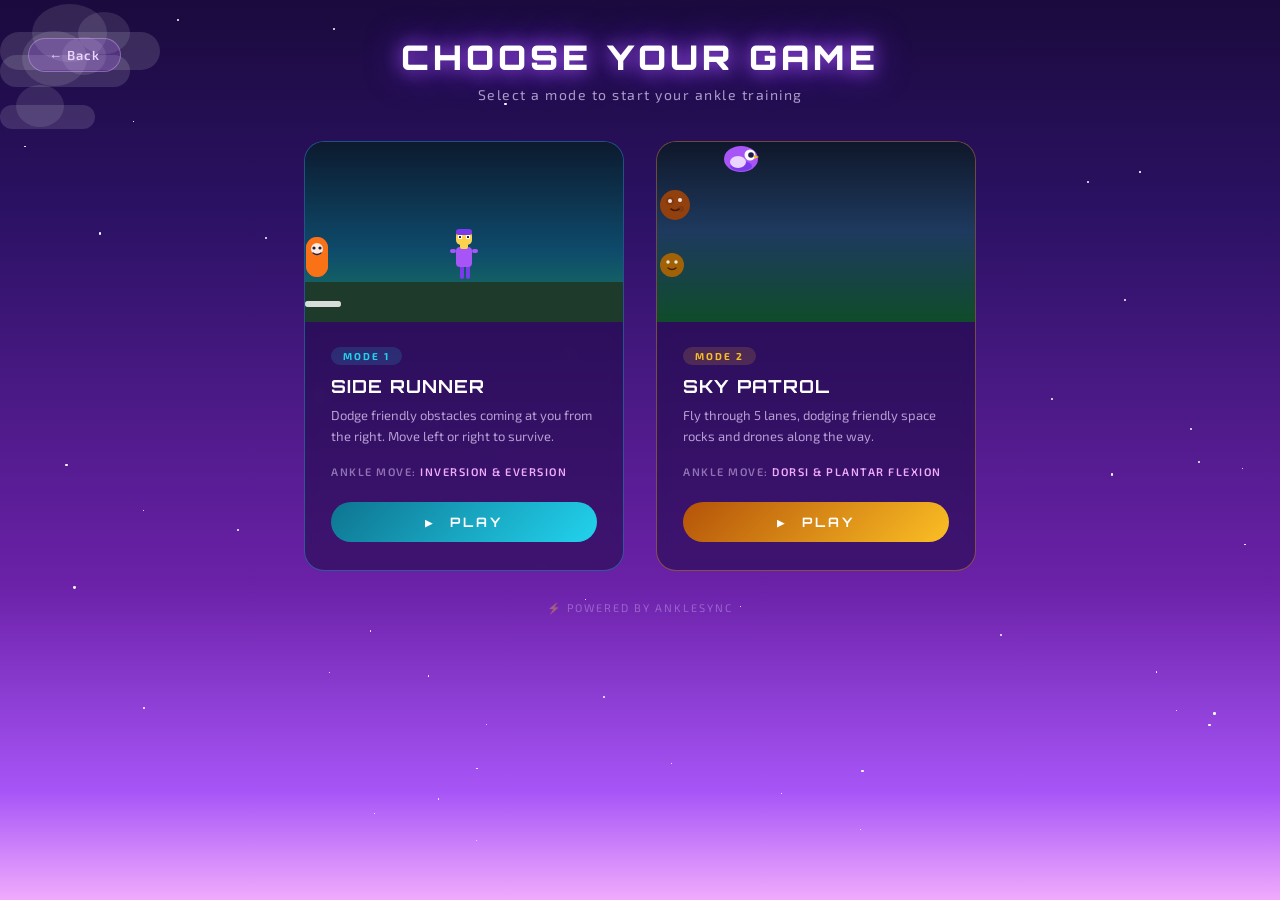
<file: select.html>
<!DOCTYPE html>
<html lang="en">
<head>
  <meta charset="UTF-8" />
  <meta name="viewport" content="width=device-width, initial-scale=1.0" />
  <title>Future Step — Select Game</title>
  <link rel="icon" type="image/svg+xml" href="data:image/svg+xml,%3Csvg%20xmlns='http://www.w3.org/2000/svg'%20viewBox='0%200%2064%2064'%3E%3Cdefs%3E%3ClinearGradient%20id='g'%20x1='0'%20y1='0'%20x2='0'%20y2='1'%3E%3Cstop%20offset='0'%20stop-color='%238b3cf0'/%3E%3Cstop%20offset='1'%20stop-color='%232d1266'/%3E%3C/linearGradient%3E%3C/defs%3E%3Crect%20width='64'%20height='64'%20rx='15'%20fill='url(%23g)'/%3E%3Crect%20x='1.5'%20y='1.5'%20width='61'%20height='61'%20rx='13.5'%20fill='none'%20stroke='%23f0abfc'%20stroke-opacity='.45'%20stroke-width='2'/%3E%3Cpath%20d='M32%2017V10'%20stroke='%23e9d5ff'%20stroke-width='3'%20stroke-linecap='round'/%3E%3Ccircle%20cx='32'%20cy='8'%20r='4.5'%20fill='%23f0abfc'/%3E%3Crect%20x='6'%20y='31'%20width='8'%20height='14'%20rx='4'%20fill='%23a855f7'/%3E%3Crect%20x='50'%20y='31'%20width='8'%20height='14'%20rx='4'%20fill='%23a855f7'/%3E%3Crect%20x='12'%20y='17'%20width='40'%20height='39'%20rx='12'%20fill='%23fcd34d'/%3E%3Cpath%20d='M12%2030V29A12%2012%200%200%201%2024%2017H40A12%2012%200%200%201%2052%2029V30Z'%20fill='%237c3aed'/%3E%3Crect%20x='29'%20y='19'%20width='6'%20height='9'%20rx='3'%20fill='%23a855f7'/%3E%3Ccircle%20cx='24'%20cy='40'%20r='5.5'%20fill='%23fff'/%3E%3Ccircle%20cx='40'%20cy='40'%20r='5.5'%20fill='%23fff'/%3E%3Ccircle%20cx='25.5'%20cy='41'%20r='2.7'%20fill='%231e1b4b'/%3E%3Ccircle%20cx='41.5'%20cy='41'%20r='2.7'%20fill='%231e1b4b'/%3E%3Ccircle%20cx='16.5'%20cy='47.5'%20r='2.6'%20fill='%23f9a8d4'%20fill-opacity='.8'/%3E%3Ccircle%20cx='47.5'%20cy='47.5'%20r='2.6'%20fill='%23f9a8d4'%20fill-opacity='.8'/%3E%3Cpath%20d='M26%2048.5Q32%2053.5%2038%2048.5'%20fill='none'%20stroke='%2392400e'%20stroke-width='2.6'%20stroke-linecap='round'/%3E%3C/svg%3E" />
  <link rel="preconnect" href="https://fonts.googleapis.com" />
  <link rel="preconnect" href="https://fonts.gstatic.com" crossorigin />
  <link href="https://fonts.googleapis.com/css2?family=Orbitron:wght@700;900&family=Exo+2:wght@400;600;700&display=swap" rel="stylesheet" />

  <style>
    * {
      margin: 0;
      padding: 0;
      box-sizing: border-box;
    }

    body {
      width: 100%;
      min-height: 100vh;
      background: linear-gradient(
        180deg,
        #1a0a3d 0%,
        #2d1266 25%,
        #6b21a8 65%,
        #a855f7 88%,
        #f0abfc 100%
      );
      font-family: 'Exo 2', sans-serif;
      position: relative;
      overflow-x: hidden;
    }

    /* ════════════════════════════════
       Stars
    ════════════════════════════════ */
    #star-layer {
      position: fixed;
      top: 0; left: 0;
      width: 100%; height: 100%;
      pointer-events: none;
      z-index: 0;
    }

    .star {
      position: absolute;
      background: white;
      border-radius: 50%;
      animation: twinkle var(--dur, 2s) ease-in-out infinite alternate;
      animation-delay: var(--delay, 0s);
    }

    @keyframes twinkle {
      from { opacity: 0.2; transform: scale(0.7); }
      to   { opacity: 1;   transform: scale(1.3); }
    }

    /* ════════════════════════════════
       Clouds
    ════════════════════════════════ */
    .cloud {
      position: absolute;
      background: rgba(255, 255, 255, 0.13);
      border-radius: 50px;
      animation: drift var(--speed, 20s) linear infinite;
      animation-delay: var(--start, 0s);
      pointer-events: none;
      z-index: 1;
    }
    .cloud-puff {
      position: absolute;
      background: rgba(255, 255, 255, 0.11);
      border-radius: 50%;
    }
    @keyframes drift {
      from { transform: translateX(110vw); }
      to   { transform: translateX(-340px); }
    }

    /* ════════════════════════════════
       Header
    ════════════════════════════════ */
    #header {
      position: relative;
      z-index: 10;
      text-align: center;
      padding: 36px 20px 8px;
    }

    #back-btn {
      position: absolute;
      left: 28px;
      top: 38px;
      background: rgba(168, 85, 247, 0.2);
      border: 1px solid rgba(216, 180, 254, 0.4);
      border-radius: 50px;
      padding: 8px 20px;
      font-family: 'Exo 2', sans-serif;
      font-size: 13px;
      font-weight: 600;
      color: #e9d5ff;
      cursor: pointer;
      letter-spacing: 1px;
      transition: background 0.2s, transform 0.15s;
    }
    #back-btn:hover {
      background: rgba(168, 85, 247, 0.4);
      transform: translateX(-3px);
    }

    #page-title {
      font-family: 'Orbitron', monospace;
      font-size: clamp(20px, 4vw, 34px);
      font-weight: 900;
      color: #fff;
      letter-spacing: 4px;
      text-shadow: 0 0 18px #a855f7, 0 0 36px #7c3aed;
    }

    #page-sub {
      margin-top: 8px;
      font-size: 14px;
      color: rgba(233, 213, 255, 0.7);
      letter-spacing: 1.5px;
    }

    /* ════════════════════════════════
       Cards grid
    ════════════════════════════════ */
    #cards-grid {
      position: relative;
      z-index: 10;
      display: flex;
      flex-wrap: wrap;
      justify-content: center;
      gap: 32px;
      padding: 30px 28px 30px;
      max-width: 800px;
      margin: 0 auto;
    }

    .game-card {
      background: rgba(30, 10, 70, 0.55);
      border: 1.5px solid rgba(168, 85, 247, 0.4);
      border-radius: 20px;
      width: 320px;
      padding: 0 0 28px;
      cursor: pointer;
      transition: transform 0.22s ease, border-color 0.22s ease, box-shadow 0.22s ease;
      overflow: hidden;
      backdrop-filter: blur(6px);
    }

    .game-card:hover {
      transform: translateY(-10px) scale(1.02);
      border-color: rgba(240, 171, 252, 0.8);
      box-shadow: 0 16px 48px rgba(168, 85, 247, 0.45);
    }

    .card-preview {
      width: 100%;
      height: 180px;
      position: relative;
      overflow: hidden;
      border-radius: 18px 18px 0 0;
    }

    .card-body {
      padding: 22px 26px 4px;
    }

    .card-tag {
      display: inline-block;
      font-size: 10px;
      font-weight: 700;
      letter-spacing: 2px;
      text-transform: uppercase;
      padding: 3px 12px;
      border-radius: 20px;
      margin-bottom: 10px;
    }

    .card-title {
      font-family: 'Orbitron', monospace;
      font-size: 18px;
      font-weight: 700;
      color: #fff;
      letter-spacing: 1px;
      margin-bottom: 8px;
    }

    .card-desc {
      font-size: 13px;
      color: rgba(233, 213, 255, 0.72);
      line-height: 1.6;
      margin-bottom: 18px;
    }

    .card-movement {
      font-size: 11px;
      font-weight: 600;
      letter-spacing: 1.5px;
      text-transform: uppercase;
      color: rgba(233, 213, 255, 0.5);
      margin-bottom: 20px;
    }

    .card-movement span { color: #f0abfc; }

    .card-play-btn {
      display: block;
      width: calc(100% - 52px);
      margin: 0 26px;
      padding: 12px 0;
      border: none;
      border-radius: 50px;
      font-family: 'Orbitron', monospace;
      font-size: 13px;
      font-weight: 700;
      letter-spacing: 3px;
      color: white;
      cursor: pointer;
      transition: opacity 0.15s, transform 0.12s;
    }
    .card-play-btn:hover  { opacity: 0.88; transform: scale(1.03); }
    .card-play-btn:active { transform: scale(0.97); }

    /* ── CARD 1 — Side Runner — teal ── */
    .card-1 { border-color: rgba(34, 211, 238, 0.35); }
    .card-1:hover { border-color: rgba(34, 211, 238, 0.8); box-shadow: 0 16px 48px rgba(34,211,238,0.25); }
    .card-1 .card-tag  { background: rgba(34,211,238,0.15); color: #22d3ee; }
    .card-1 .card-play-btn { background: linear-gradient(135deg, #0e7490, #22d3ee); }

    .preview-1 { background: linear-gradient(180deg, #0c1a2e 0%, #0e4a6b 60%, #1a7a5e 100%); }

    .road-line {
      position: absolute; bottom: 0; width: 100%; height: 40px;
      background: #1e3a2a;
    }
    .road-mark {
      position: absolute; bottom: 15px; height: 6px; width: 36px;
      background: rgba(255,255,255,0.35); border-radius: 3px;
      animation: roadScroll 1.6s linear infinite;
    }
    @keyframes roadScroll {
      from { transform: translateX(350px); }
      to   { transform: translateX(-60px); }
    }
    .runner {
      position: absolute; bottom: 40px; left: 50%;
      transform: translateX(-50%);
      animation: runnerDodge 3.2s ease-in-out infinite;
    }
    @keyframes runnerDodge {
      0%,100% { left: 50%; }
      30%      { left: 30%; }
      70%      { left: 68%; }
    }
    .obstacle {
      position: absolute; bottom: 40px;
      animation: obstacleMove var(--spd, 2.2s) linear infinite;
      animation-delay: var(--dly, 0s);
    }
    @keyframes obstacleMove {
      from { left: 110%; }
      to   { left: -20%; }
    }

    /* ── CARD 2 — Sky Patrol — amber ── */
    .card-2 { border-color: rgba(251, 191, 36, 0.35); }
    .card-2:hover { border-color: rgba(251,191,36,0.8); box-shadow: 0 16px 48px rgba(251,191,36,0.22); }
    .card-2 .card-tag  { background: rgba(251,191,36,0.15); color: #fbbf24; }
    .card-2 .card-play-btn { background: linear-gradient(135deg, #b45309, #fbbf24); }

    .preview-2 { background: linear-gradient(180deg, #0f172a 0%, #1e3a5f 50%, #0f4c2a 100%); }

    .rock-obs {
      position: absolute;
      animation: rockDrift var(--spd, 2.6s) linear infinite;
      animation-delay: var(--dly, 0s);
    }
    @keyframes rockDrift {
      from { left: 110%; }
      to   { left: -20%; }
    }
    .flyer {
      position: absolute; left: 20%;
      animation: flap 1.8s ease-in-out infinite;
    }
    @keyframes flap {
      0%,100% { top: 28%; }
      50%      { top: 60%; }
    }

    /* ════════════════════════════════
       Footer
    ════════════════════════════════ */
    #footer-badge {
      position: relative;
      z-index: 10;
      text-align: center;
      padding-bottom: 32px;
      font-size: 11px;
      color: rgba(233, 213, 255, 0.35);
      letter-spacing: 2px;
      text-transform: uppercase;
    }
  </style>
</head>

<body>

  <div id="star-layer"></div>

  <!-- Clouds -->
  <div class="cloud" style="width:130px; height:32px; top:55px; --speed:19s; --start:0s;">
    <div class="cloud-puff" style="width:65px; height:55px; top:-24px; left:22px;"></div>
    <div class="cloud-puff" style="width:44px; height:38px; top:-18px; left:62px;"></div>
  </div>
  <div class="cloud" style="width:95px;  height:24px; top:105px; --speed:26s; --start:-11s;">
    <div class="cloud-puff" style="width:48px; height:42px; top:-20px; left:16px;"></div>
  </div>
  <div class="cloud" style="width:160px; height:38px; top:32px;  --speed:33s; --start:-6s;">
    <div class="cloud-puff" style="width:75px; height:58px; top:-28px; left:32px;"></div>
    <div class="cloud-puff" style="width:52px; height:42px; top:-20px; left:78px;"></div>
  </div>

  <!-- Header -->
  <div id="header">
    <button id="back-btn" onclick="window.location.href='index.html'">← Back</button>
    <div id="page-title">CHOOSE YOUR GAME</div>
    <div id="page-sub">Select a mode to start your ankle training</div>
  </div>

  <!-- Cards -->
  <div id="cards-grid">

    <!-- CARD 1: Side Runner -->
    <div class="game-card card-1" onclick="window.location.href='game1.html'">
      <div class="card-preview preview-1">
        <div class="road-line"></div>
        <div class="road-mark" style="--dly:0s;"></div>
        <div class="road-mark" style="--dly:0.5s;"></div>
        <div class="road-mark" style="--dly:1.0s;"></div>
        <div class="road-mark" style="--dly:1.5s;"></div>

        <div class="obstacle" style="--spd:2.4s; --dly:0s;">
          <svg width="24" height="44" viewBox="0 0 24 44">
            <rect x="1" y="2" width="22" height="40" rx="11" fill="#ef4444"/>
            <circle cx="12" cy="14" r="6" fill="#fff" opacity="0.85"/>
            <circle cx="9" cy="13" r="1.6" fill="#1e1b4b"/>
            <circle cx="15" cy="13" r="1.6" fill="#1e1b4b"/>
            <path d="M8 18 Q12 21 16 18" stroke="#1e1b4b" stroke-width="1.4" fill="none" stroke-linecap="round"/>
          </svg>
        </div>
        <div class="obstacle" style="--spd:2.4s; --dly:1.2s;">
          <svg width="24" height="44" viewBox="0 0 24 44">
            <rect x="1" y="2" width="22" height="40" rx="11" fill="#f97316"/>
            <circle cx="12" cy="14" r="6" fill="#fff" opacity="0.85"/>
            <circle cx="9" cy="13" r="1.6" fill="#1e1b4b"/>
            <circle cx="15" cy="13" r="1.6" fill="#1e1b4b"/>
            <path d="M8 18 Q12 21 16 18" stroke="#1e1b4b" stroke-width="1.4" fill="none" stroke-linecap="round"/>
          </svg>
        </div>

        <div class="runner">
          <svg width="28" height="52" viewBox="0 0 28 52">
            <rect x="10" y="38" width="4" height="14" rx="2" fill="#7c3aed"/>
            <rect x="16" y="38" width="4" height="14" rx="2" fill="#7c3aed"/>
            <rect x="8"  y="52" width="8"  height="4"  rx="2" fill="#1e1b4b"/>
            <rect x="14" y="52" width="8"  height="4"  rx="2" fill="#1e1b4b"/>
            <rect x="6"  y="20" width="16" height="20" rx="4" fill="#a855f7"/>
            <rect x="0"  y="22" width="6"  height="4"  rx="2" fill="#a855f7"/>
            <rect x="22" y="22" width="6"  height="4"  rx="2" fill="#a855f7"/>
            <rect x="10" y="16" width="8"  height="6"  rx="2" fill="#fcd34d"/>
            <rect x="6"  y="4"  width="16" height="14" rx="5" fill="#fcd34d"/>
            <rect x="8"  y="8"  width="4"  height="4"  rx="1" fill="white"/>
            <rect x="16" y="8"  width="4"  height="4"  rx="1" fill="white"/>
            <rect x="9"  y="9"  width="2"  height="2"  rx="0.5" fill="#1e1b4b"/>
            <rect x="17" y="9"  width="2"  height="2"  rx="0.5" fill="#1e1b4b"/>
            <rect x="6"  y="2"  width="16" height="6"  rx="3" fill="#7c3aed"/>
          </svg>
        </div>
      </div>

      <div class="card-body">
        <div class="card-tag">Mode 1</div>
        <div class="card-title">SIDE RUNNER</div>
        <div class="card-desc">Dodge friendly obstacles coming at you from the right. Move left or right to survive.</div>
        <div class="card-movement">Ankle move: <span>Inversion &amp; Eversion</span></div>
      </div>
      <button class="card-play-btn">▶ &nbsp;PLAY</button>
    </div>

    <!-- CARD 2: Sky Patrol -->
    <div class="game-card card-2" onclick="window.location.href='game2.html'">
      <div class="card-preview preview-2">
        <div class="rock-obs" style="top:25%; --spd:2.8s; --dly:0s;">
          <svg width="36" height="36" viewBox="0 0 36 36">
            <circle cx="18" cy="18" r="15" fill="#92400e"/>
            <circle cx="13" cy="14" r="4" fill="#78350f" opacity="0.6"/>
            <circle cx="24" cy="22" r="3" fill="#78350f" opacity="0.6"/>
            <circle cx="13" cy="14" r="2" fill="#fff" opacity="0.85"/>
            <circle cx="23" cy="13" r="2" fill="#fff" opacity="0.85"/>
            <path d="M14 22 Q18 25 22 22" stroke="#451a03" stroke-width="1.6" fill="none" stroke-linecap="round"/>
          </svg>
        </div>
        <div class="rock-obs" style="top:60%; --spd:2.8s; --dly:1.4s;">
          <svg width="30" height="30" viewBox="0 0 30 30">
            <circle cx="15" cy="15" r="12" fill="#a16207"/>
            <circle cx="11" cy="12" r="1.7" fill="#fff" opacity="0.85"/>
            <circle cx="19" cy="12" r="1.7" fill="#fff" opacity="0.85"/>
            <path d="M11 18 Q15 21 19 18" stroke="#451a03" stroke-width="1.4" fill="none" stroke-linecap="round"/>
          </svg>
        </div>

        <div class="flyer">
          <svg width="40" height="32" viewBox="0 0 40 32">
            <ellipse cx="20" cy="17" rx="17" ry="13" fill="#a855f7"/>
            <ellipse cx="20" cy="24" rx="11" ry="5" fill="#7c3aed"/>
            <circle cx="29" cy="13" r="5.5" fill="white"/>
            <circle cx="30" cy="13" r="2.8" fill="#1e1b4b"/>
            <polygon points="38,15 33,13 33,17" fill="#fbbf24"/>
            <ellipse cx="17" cy="20" rx="8" ry="6" fill="#e9d5ff"/>
          </svg>
        </div>
      </div>

      <div class="card-body">
        <div class="card-tag">Mode 2</div>
        <div class="card-title">SKY PATROL</div>
        <div class="card-desc">Fly through 5 lanes, dodging friendly space rocks and drones along the way.</div>
        <div class="card-movement">Ankle move: <span>Dorsi &amp; Plantar Flexion</span></div>
      </div>
      <button class="card-play-btn">▶ &nbsp;PLAY</button>
    </div>

  </div>

  <div id="footer-badge">⚡ Powered by AnkleSync</div>

  <script>
    const starLayer = document.getElementById('star-layer');
    for (let i = 0; i < 55; i++) {
      const star = document.createElement('div');
      star.className = 'star';
      const size  = (Math.random() * 2.2 + 0.7).toFixed(1);
      const top   = (Math.random() * 100).toFixed(1);
      const left  = (Math.random() * 100).toFixed(1);
      const dur   = (1.4 + Math.random() * 2).toFixed(2);
      const delay = (Math.random() * 2.5).toFixed(2);
      star.style.cssText = `
        width:${size}px; height:${size}px;
        top:${top}%; left:${left}%;
        --dur:${dur}s; --delay:${delay}s;
      `;
      starLayer.appendChild(star);
    }
  </script>

</body>
</html>
</file>
